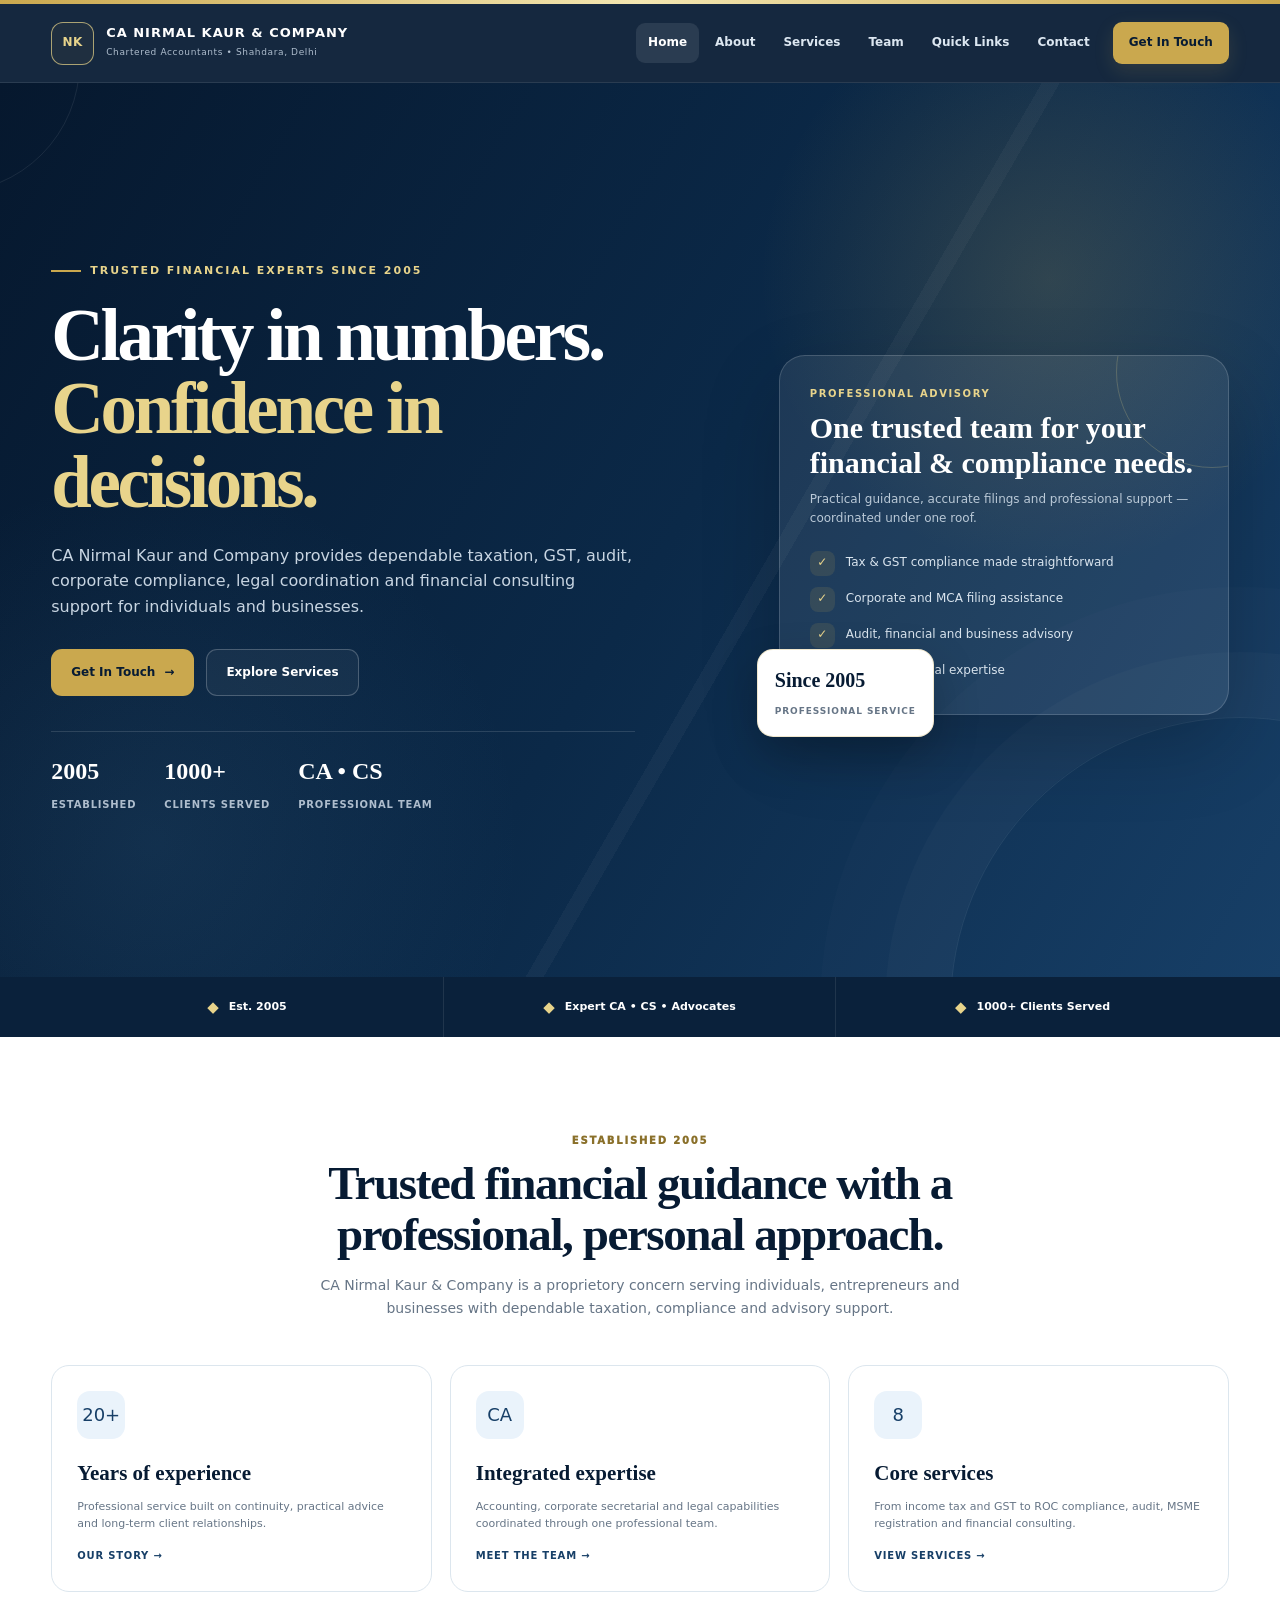
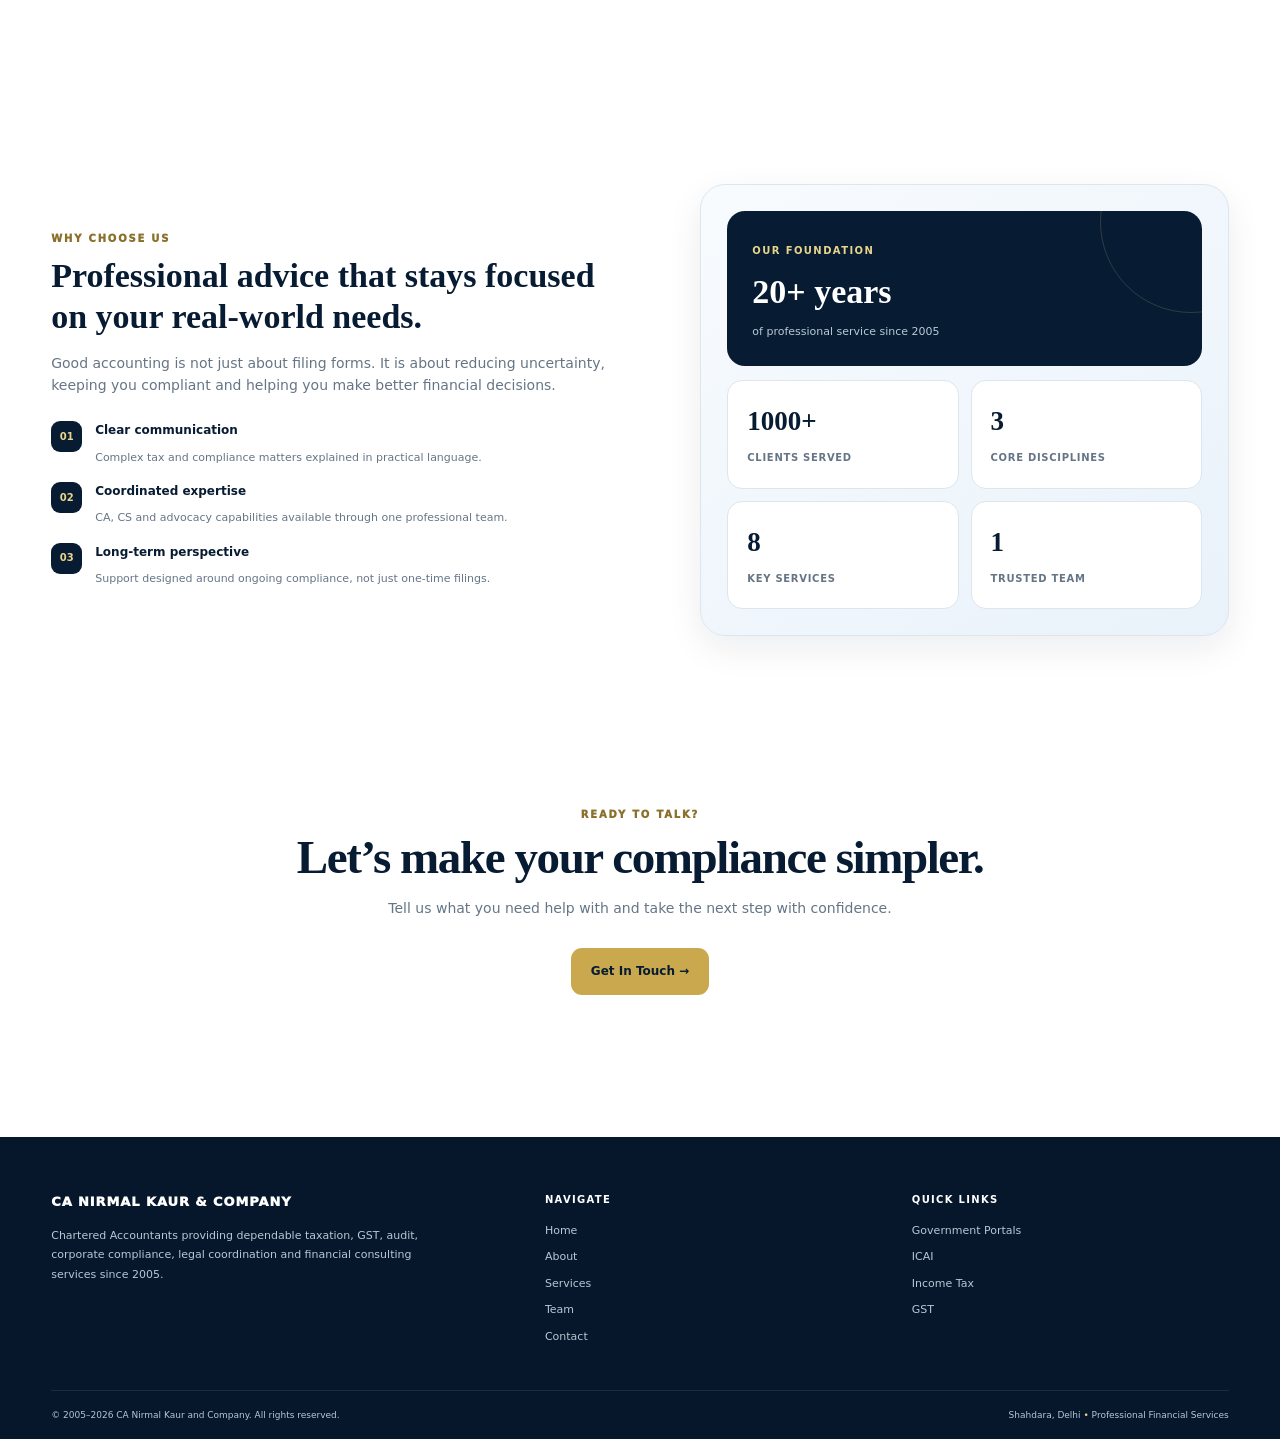
<file: index.html>
<!DOCTYPE html><html lang="en"><head><meta charset="UTF-8"><meta name="viewport" content="width=device-width, initial-scale=1.0"><meta name="description" content="CA Nirmal Kaur and Company — trusted chartered accountants in Shahdara, Delhi."><title>Home | CA Nirmal Kaur &amp; Company</title><link rel="stylesheet" href="styles.css"></head><body><div class="topline"></div><header class="navbar"><div class="container nav-inner"><a class="brand" href="index.html"><div class="brand-mark">NK</div><div><div class="brand-name">CA Nirmal Kaur &amp; Company</div><span class="brand-sub">Chartered Accountants • Shahdara, Delhi</span></div></a><button class="menu-btn" id="menuBtn" aria-label="Open navigation" aria-expanded="false">☰</button><nav class="nav-links" id="navLinks"><a href="index.html" class="active">Home</a><a href="about.html" class="">About</a><a href="services.html" class="">Services</a><a href="team.html" class="">Team</a><a href="quick-links.html" class="">Quick Links</a><a href="contact.html" class="">Contact</a><a href="contact.html" class="nav-cta">Get In Touch</a></nav></div></header><main><section class="hero">
  <div class="hero-orb orb1"></div><div class="hero-orb orb2"></div>
  <div class="container hero-inner">
    <div class="reveal">
      <div class="eyebrow">Trusted Financial Experts Since 2005</div>
      <h1>Clarity in numbers.<br><span>Confidence in decisions.</span></h1>
      <p class="hero-lead">CA Nirmal Kaur and Company provides dependable taxation, GST, audit, corporate compliance, legal coordination and financial consulting support for individuals and businesses.</p>
      <div class="hero-actions"><a class="btn btn-primary" href="#contact">Get In Touch <span>→</span></a><a class="btn btn-ghost" href="#services">Explore Services</a></div>
      <div class="hero-mini-stats"><div class="mini-stat"><strong>2005</strong><span>Established</span></div><div class="mini-stat"><strong>1000+</strong><span>Clients Served</span></div><div class="mini-stat"><strong>CA • CS</strong><span>Professional Team</span></div></div>
    </div>
    <div class="hero-card reveal">
      <div class="hero-card-main">
        <div class="card-kicker">Professional advisory</div>
        <h2>One trusted team for your financial &amp; compliance needs.</h2>
        <p>Practical guidance, accurate filings and professional support — coordinated under one roof.</p>
        <div class="hero-points">
          <div class="hero-point"><span class="point-icon">✓</span><span>Tax &amp; GST compliance made straightforward</span></div>
          <div class="hero-point"><span class="point-icon">✓</span><span>Corporate and MCA filing assistance</span></div>
          <div class="hero-point"><span class="point-icon">✓</span><span>Audit, financial and business advisory</span></div>
          <div class="hero-point"><span class="point-icon">✓</span><span>CA, CS and legal expertise</span></div>
        </div>
      </div>
      <div class="floating-badge"><strong>Since 2005</strong><span>Professional service</span></div>
    </div>
  </div>
</section><div class="trust"><div class="container trust-grid"><div class="trust-item"><span class="trust-icon">◆</span> Est. 2005</div><div class="trust-item"><span class="trust-icon">◆</span> Expert CA • CS • Advocates</div><div class="trust-item"><span class="trust-icon">◆</span> 1000+ Clients Served</div></div></div><section class="about"><div class="container"><div class="section-head reveal"><div class="kicker">Established 2005</div><h2>Trusted financial guidance with a professional, personal approach.</h2><p>CA Nirmal Kaur &amp; Company is a proprietory concern serving individuals, entrepreneurs and businesses with dependable taxation, compliance and advisory support.</p></div><div class="home-cards"><article class="home-card reveal"><div class="service-icon">20+</div><h3>Years of experience</h3><p>Professional service built on continuity, practical advice and long-term client relationships.</p><a class="inline-link" href="about.html">Our Story →</a></article><article class="home-card reveal"><div class="service-icon">CA</div><h3>Integrated expertise</h3><p>Accounting, corporate secretarial and legal capabilities coordinated through one professional team.</p><a class="inline-link" href="team.html">Meet The Team →</a></article><article class="home-card reveal"><div class="service-icon">8</div><h3>Core services</h3><p>From income tax and GST to ROC compliance, audit, MSME registration and financial consulting.</p><a class="inline-link" href="services.html">View Services →</a></article></div></div></section><section class="why"><div class="container"><div class="why-grid">
  <div class="why-copy reveal"><div class="kicker">Why Choose Us</div><h3>Professional advice that stays focused on your real-world needs.</h3><p>Good accounting is not just about filing forms. It is about reducing uncertainty, keeping you compliant and helping you make better financial decisions.</p><div class="why-list"><div class="why-item"><div class="why-number">01</div><div><strong>Clear communication</strong><span>Complex tax and compliance matters explained in practical language.</span></div></div><div class="why-item"><div class="why-number">02</div><div><strong>Coordinated expertise</strong><span>CA, CS and advocacy capabilities available through one professional team.</span></div></div><div class="why-item"><div class="why-number">03</div><div><strong>Long-term perspective</strong><span>Support designed around ongoing compliance, not just one-time filings.</span></div></div></div></div>
  <div class="stats-panel reveal"><div class="stats-top"><span>Our foundation</span><strong>20+ years</strong><p>of professional service since 2005</p></div><div class="stats-grid"><div class="stat"><strong>1000+</strong><span>Clients served</span></div><div class="stat"><strong>3</strong><span>Core disciplines</span></div><div class="stat"><strong>8</strong><span>Key services</span></div><div class="stat"><strong>1</strong><span>Trusted team</span></div></div></div>
</div></div></section><section style="padding-top:75px;background:#fff"><div class="container"><div class="section-head reveal"><div class="kicker">Ready To Talk?</div><h2>Let’s make your compliance simpler.</h2><p>Tell us what you need help with and take the next step with confidence.</p><div class="page-cta"><a class="btn btn-primary" href="contact.html">Get In Touch →</a></div></div></div></section></main><footer><div class="container footer-main"><div><div class="footer-brand">CA NIRMAL KAUR &amp; COMPANY</div><p>Chartered Accountants providing dependable taxation, GST, audit, corporate compliance, legal coordination and financial consulting services since 2005.</p></div><div class="footer-col"><h4>Navigate</h4><a href="index.html">Home</a><a href="about.html">About</a><a href="services.html">Services</a><a href="team.html">Team</a><a href="contact.html">Contact</a></div><div class="footer-col"><h4>Quick Links</h4><a href="quick-links.html">Government Portals</a><a href="https://www.icai.org" target="_blank">ICAI</a><a href="https://www.incometax.gov.in" target="_blank">Income Tax</a><a href="https://www.gst.gov.in" target="_blank">GST</a></div></div><div class="container footer-bottom"><span>© 2005–2026 CA Nirmal Kaur and Company. All rights reserved.</span><span>Shahdara, Delhi <span class="gold">•</span> Professional Financial Services</span></div></footer><script>const m=document.getElementById('menuBtn'),n=document.getElementById('navLinks');if(m){m.onclick=()=>{n.classList.toggle('open');m.setAttribute('aria-expanded',n.classList.contains('open'))};n.querySelectorAll('a').forEach(a=>a.onclick=()=>n.classList.remove('open'))}const ro=new IntersectionObserver(es=>es.forEach(e=>{if(e.isIntersecting){e.target.classList.add('show');ro.unobserve(e.target)}}),{threshold:.12});document.querySelectorAll('.reveal').forEach(e=>ro.observe(e));const f=document.getElementById('contactForm');if(f)f.onsubmit=e=>{e.preventDefault();const s=document.getElementById('success');s.style.display='inline';f.reset();setTimeout(()=>s.style.display='none',5000)};</script></body></html>
</file>
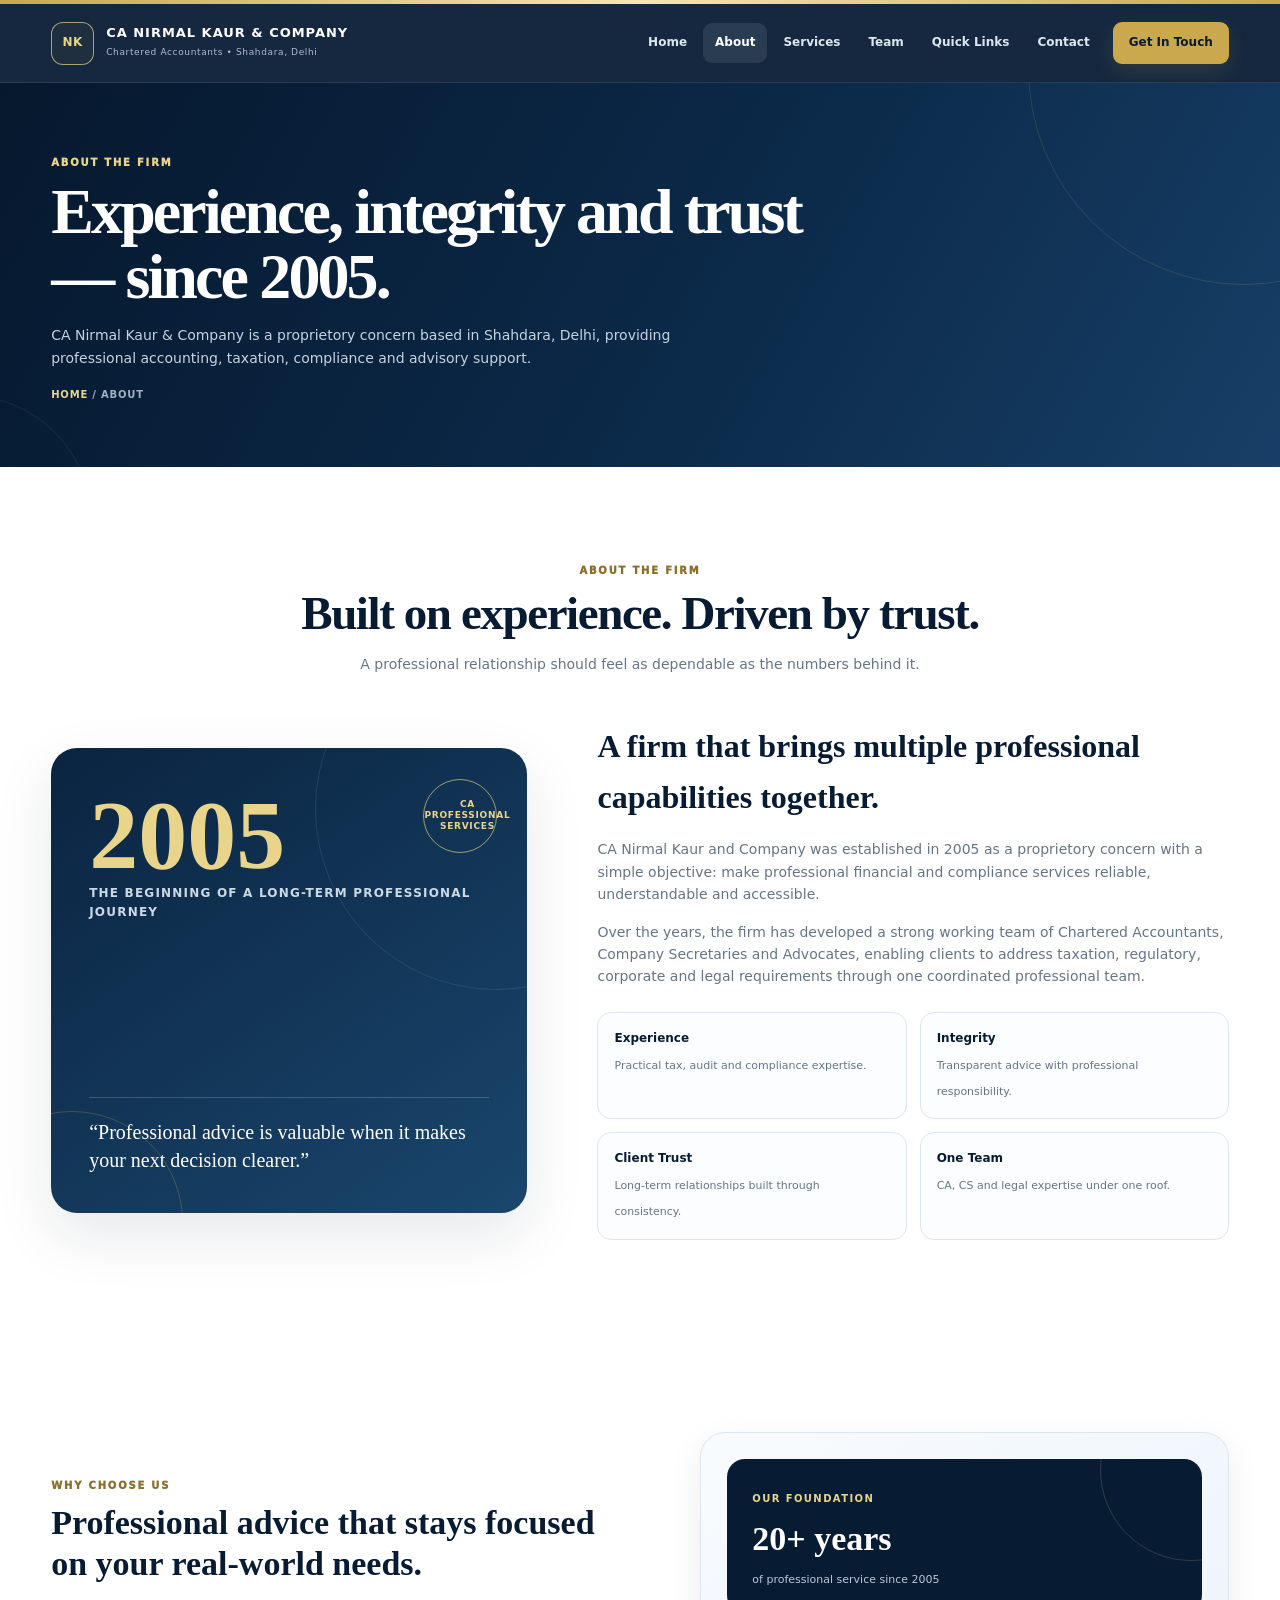
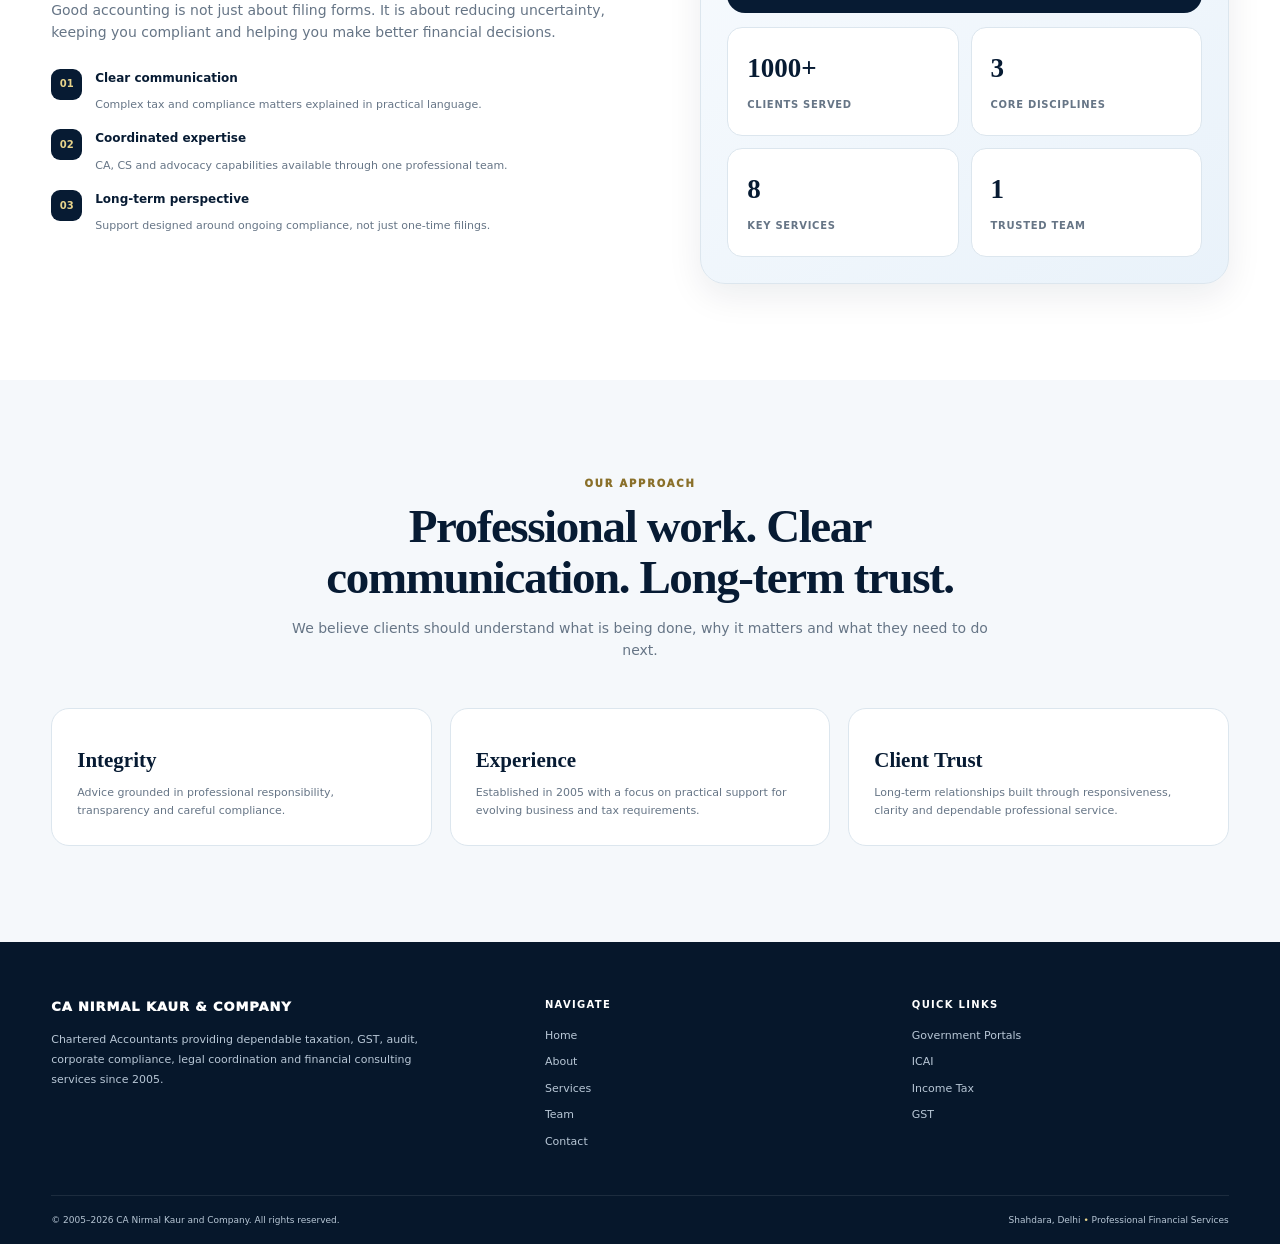
<file: about.html>
<!DOCTYPE html><html lang="en"><head><meta charset="UTF-8"><meta name="viewport" content="width=device-width, initial-scale=1.0"><meta name="description" content="CA Nirmal Kaur and Company — trusted chartered accountants in Shahdara, Delhi."><title>About | CA Nirmal Kaur &amp; Company</title><link rel="stylesheet" href="styles.css"></head><body><div class="topline"></div><header class="navbar"><div class="container nav-inner"><a class="brand" href="index.html"><div class="brand-mark">NK</div><div><div class="brand-name">CA Nirmal Kaur &amp; Company</div><span class="brand-sub">Chartered Accountants • Shahdara, Delhi</span></div></a><button class="menu-btn" id="menuBtn" aria-label="Open navigation" aria-expanded="false">☰</button><nav class="nav-links" id="navLinks"><a href="index.html" class="">Home</a><a href="about.html" class="active">About</a><a href="services.html" class="">Services</a><a href="team.html" class="">Team</a><a href="quick-links.html" class="">Quick Links</a><a href="contact.html" class="">Contact</a><a href="contact.html" class="nav-cta">Get In Touch</a></nav></div></header><main><section class="page-banner"><div class="container"><div class="kicker">About The Firm</div><h1>Experience, integrity and trust — since 2005.</h1><p>CA Nirmal Kaur &amp; Company is a proprietory concern based in Shahdara, Delhi, providing professional accounting, taxation, compliance and advisory support.</p><div class="crumb"><a href="index.html">Home</a> / About</div></div></section><section class="about"><div class="container">
  <div class="section-head reveal"><div class="kicker">About The Firm</div><h2>Built on experience. Driven by trust.</h2><p>A professional relationship should feel as dependable as the numbers behind it.</p></div>
  <div class="about-grid">
    <div class="about-visual reveal"><div class="year">2005</div><div class="since">The beginning of a long-term professional journey</div><div class="about-seal">CA<br>Professional<br>Services</div><div class="about-quote">“Professional advice is valuable when it makes your next decision clearer.”</div></div>
    <div class="about-copy reveal"><h3>A firm that brings multiple professional capabilities together.</h3><p>CA Nirmal Kaur and Company was established in 2005 as a proprietory concern with a simple objective: make professional financial and compliance services reliable, understandable and accessible.</p><p>Over the years, the firm has developed a strong working team of Chartered Accountants, Company Secretaries and Advocates, enabling clients to address taxation, regulatory, corporate and legal requirements through one coordinated professional team.</p><div class="feature-list"><div class="feature"><strong>Experience</strong><span>Practical tax, audit and compliance expertise.</span></div><div class="feature"><strong>Integrity</strong><span>Transparent advice with professional responsibility.</span></div><div class="feature"><strong>Client Trust</strong><span>Long-term relationships built through consistency.</span></div><div class="feature"><strong>One Team</strong><span>CA, CS and legal expertise under one roof.</span></div></div></div>
  </div>
</div></section><section class="why"><div class="container"><div class="why-grid">
  <div class="why-copy reveal"><div class="kicker">Why Choose Us</div><h3>Professional advice that stays focused on your real-world needs.</h3><p>Good accounting is not just about filing forms. It is about reducing uncertainty, keeping you compliant and helping you make better financial decisions.</p><div class="why-list"><div class="why-item"><div class="why-number">01</div><div><strong>Clear communication</strong><span>Complex tax and compliance matters explained in practical language.</span></div></div><div class="why-item"><div class="why-number">02</div><div><strong>Coordinated expertise</strong><span>CA, CS and advocacy capabilities available through one professional team.</span></div></div><div class="why-item"><div class="why-number">03</div><div><strong>Long-term perspective</strong><span>Support designed around ongoing compliance, not just one-time filings.</span></div></div></div></div>
  <div class="stats-panel reveal"><div class="stats-top"><span>Our foundation</span><strong>20+ years</strong><p>of professional service since 2005</p></div><div class="stats-grid"><div class="stat"><strong>1000+</strong><span>Clients served</span></div><div class="stat"><strong>3</strong><span>Core disciplines</span></div><div class="stat"><strong>8</strong><span>Key services</span></div><div class="stat"><strong>1</strong><span>Trusted team</span></div></div></div>
</div></div></section><section style="background:var(--bg)"><div class="container"><div class="section-head reveal"><div class="kicker">Our Approach</div><h2>Professional work. Clear communication. Long-term trust.</h2><p>We believe clients should understand what is being done, why it matters and what they need to do next.</p></div><div class="home-cards"><article class="home-card reveal"><h3>Integrity</h3><p>Advice grounded in professional responsibility, transparency and careful compliance.</p></article><article class="home-card reveal"><h3>Experience</h3><p>Established in 2005 with a focus on practical support for evolving business and tax requirements.</p></article><article class="home-card reveal"><h3>Client Trust</h3><p>Long-term relationships built through responsiveness, clarity and dependable professional service.</p></article></div></div></section></main><footer><div class="container footer-main"><div><div class="footer-brand">CA NIRMAL KAUR &amp; COMPANY</div><p>Chartered Accountants providing dependable taxation, GST, audit, corporate compliance, legal coordination and financial consulting services since 2005.</p></div><div class="footer-col"><h4>Navigate</h4><a href="index.html">Home</a><a href="about.html">About</a><a href="services.html">Services</a><a href="team.html">Team</a><a href="contact.html">Contact</a></div><div class="footer-col"><h4>Quick Links</h4><a href="quick-links.html">Government Portals</a><a href="https://www.icai.org" target="_blank">ICAI</a><a href="https://www.incometax.gov.in" target="_blank">Income Tax</a><a href="https://www.gst.gov.in" target="_blank">GST</a></div></div><div class="container footer-bottom"><span>© 2005–2026 CA Nirmal Kaur and Company. All rights reserved.</span><span>Shahdara, Delhi <span class="gold">•</span> Professional Financial Services</span></div></footer><script>const m=document.getElementById('menuBtn'),n=document.getElementById('navLinks');if(m){m.onclick=()=>{n.classList.toggle('open');m.setAttribute('aria-expanded',n.classList.contains('open'))};n.querySelectorAll('a').forEach(a=>a.onclick=()=>n.classList.remove('open'))}const ro=new IntersectionObserver(es=>es.forEach(e=>{if(e.isIntersecting){e.target.classList.add('show');ro.unobserve(e.target)}}),{threshold:.12});document.querySelectorAll('.reveal').forEach(e=>ro.observe(e));const f=document.getElementById('contactForm');if(f)f.onsubmit=e=>{e.preventDefault();const s=document.getElementById('success');s.style.display='inline';f.reset();setTimeout(()=>s.style.display='none',5000)};</script></body></html>
</file>
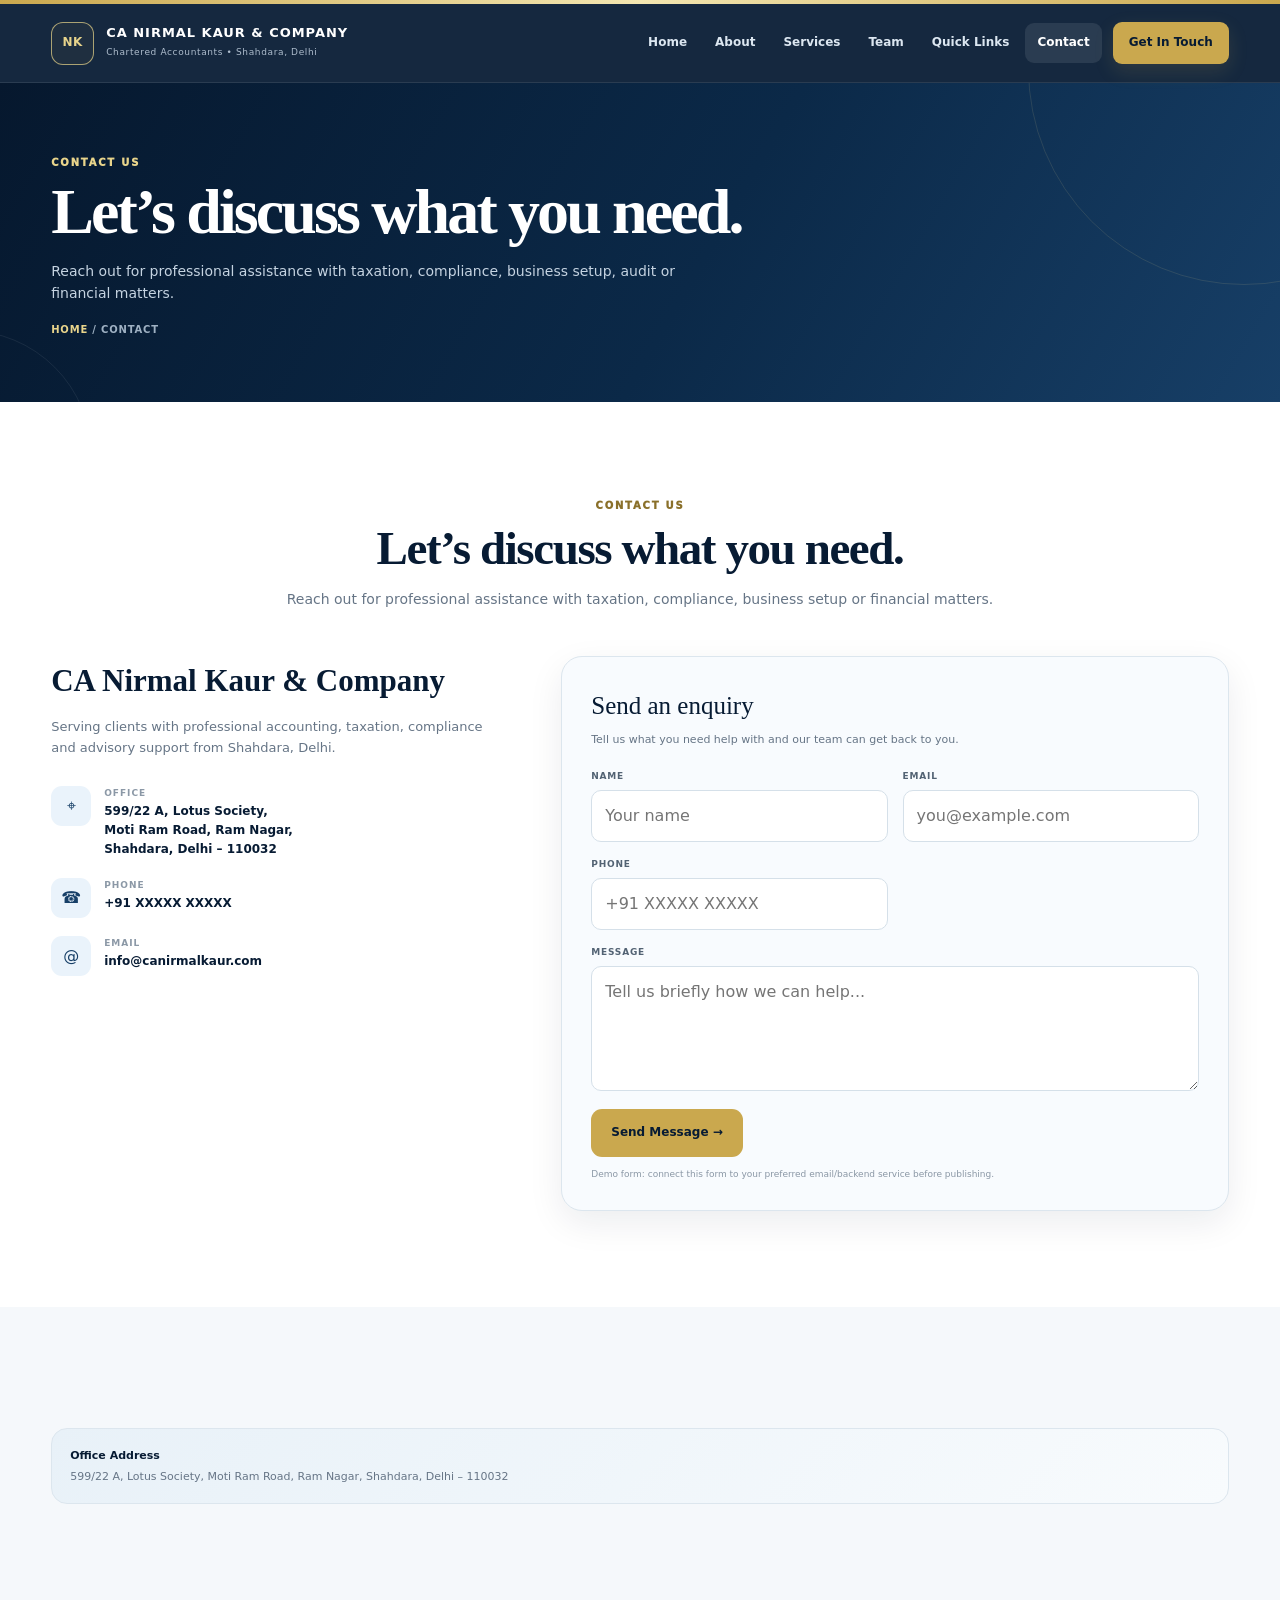
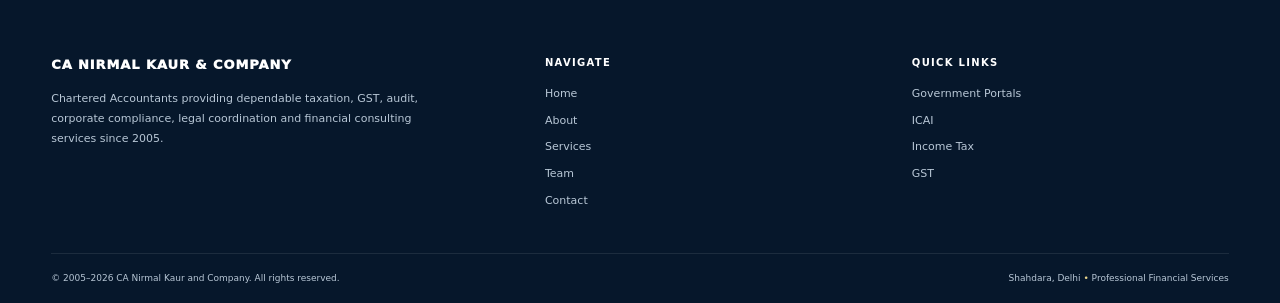
<file: contact.html>
<!DOCTYPE html><html lang="en"><head><meta charset="UTF-8"><meta name="viewport" content="width=device-width, initial-scale=1.0"><meta name="description" content="CA Nirmal Kaur and Company — trusted chartered accountants in Shahdara, Delhi."><title>Contact | CA Nirmal Kaur &amp; Company</title><link rel="stylesheet" href="styles.css"></head><body><div class="topline"></div><header class="navbar"><div class="container nav-inner"><a class="brand" href="index.html"><div class="brand-mark">NK</div><div><div class="brand-name">CA Nirmal Kaur &amp; Company</div><span class="brand-sub">Chartered Accountants • Shahdara, Delhi</span></div></a><button class="menu-btn" id="menuBtn" aria-label="Open navigation" aria-expanded="false">☰</button><nav class="nav-links" id="navLinks"><a href="index.html" class="">Home</a><a href="about.html" class="">About</a><a href="services.html" class="">Services</a><a href="team.html" class="">Team</a><a href="quick-links.html" class="">Quick Links</a><a href="contact.html" class="active">Contact</a><a href="contact.html" class="nav-cta">Get In Touch</a></nav></div></header><main><section class="page-banner"><div class="container"><div class="kicker">Contact Us</div><h1>Let’s discuss what you need.</h1><p>Reach out for professional assistance with taxation, compliance, business setup, audit or financial matters.</p><div class="crumb"><a href="index.html">Home</a> / Contact</div></div></section><section class="contact"><div class="container">
  <div class="section-head reveal"><div class="kicker">Contact Us</div><h2>Let’s discuss what you need.</h2><p>Reach out for professional assistance with taxation, compliance, business setup or financial matters.</p></div>
  <div class="contact-grid">
    <div class="contact-info reveal"><h3>CA Nirmal Kaur &amp; Company</h3><p>Serving clients with professional accounting, taxation, compliance and advisory support from Shahdara, Delhi.</p>
      <div class="contact-detail"><div class="detail-icon">⌖</div><div><div class="detail-label">Office</div><div class="detail-value">599/22 A, Lotus Society,<br>Moti Ram Road, Ram Nagar,<br>Shahdara, Delhi – 110032</div></div></div>
      <div class="contact-detail"><div class="detail-icon">☎</div><div><div class="detail-label">Phone</div><div class="detail-value">+91 XXXXX XXXXX</div></div></div>
      <div class="contact-detail"><div class="detail-icon">@</div><div><div class="detail-label">Email</div><div class="detail-value">info@canirmalkaur.com</div></div></div>
    </div>
    <form class="form reveal" id="contactForm"><div class="form-title">Send an enquiry</div><div class="form-sub">Tell us what you need help with and our team can get back to you.</div><div class="form-grid">
      <div class="field"><label for="name">Name</label><input id="name" name="name" required placeholder="Your name"></div>
      <div class="field"><label for="email">Email</label><input id="email" name="email" type="email" required placeholder="you@example.com"></div>
      <div class="field"><label for="phone">Phone</label><input id="phone" name="phone" placeholder="+91 XXXXX XXXXX"></div>
      <div class="field full"><label for="message">Message</label><textarea id="message" name="message" required placeholder="Tell us briefly how we can help..."></textarea></div>
    </div><div class="submit-row"><button class="btn btn-primary" type="submit">Send Message →</button><span class="success" id="success">Thank you. Your enquiry has been captured locally.</span></div><div class="form-note">Demo form: connect this form to your preferred email/backend service before publishing.</div></form>
  </div>
</div></section><section style="background:var(--bg)"><div class="container"><div class="contact-map reveal"><strong>Office Address</strong>599/22 A, Lotus Society, Moti Ram Road, Ram Nagar, Shahdara, Delhi – 110032</div></div></section></main><footer><div class="container footer-main"><div><div class="footer-brand">CA NIRMAL KAUR &amp; COMPANY</div><p>Chartered Accountants providing dependable taxation, GST, audit, corporate compliance, legal coordination and financial consulting services since 2005.</p></div><div class="footer-col"><h4>Navigate</h4><a href="index.html">Home</a><a href="about.html">About</a><a href="services.html">Services</a><a href="team.html">Team</a><a href="contact.html">Contact</a></div><div class="footer-col"><h4>Quick Links</h4><a href="quick-links.html">Government Portals</a><a href="https://www.icai.org" target="_blank">ICAI</a><a href="https://www.incometax.gov.in" target="_blank">Income Tax</a><a href="https://www.gst.gov.in" target="_blank">GST</a></div></div><div class="container footer-bottom"><span>© 2005–2026 CA Nirmal Kaur and Company. All rights reserved.</span><span>Shahdara, Delhi <span class="gold">•</span> Professional Financial Services</span></div></footer><script>const m=document.getElementById('menuBtn'),n=document.getElementById('navLinks');if(m){m.onclick=()=>{n.classList.toggle('open');m.setAttribute('aria-expanded',n.classList.contains('open'))};n.querySelectorAll('a').forEach(a=>a.onclick=()=>n.classList.remove('open'))}const ro=new IntersectionObserver(es=>es.forEach(e=>{if(e.isIntersecting){e.target.classList.add('show');ro.unobserve(e.target)}}),{threshold:.12});document.querySelectorAll('.reveal').forEach(e=>ro.observe(e));const f=document.getElementById('contactForm');if(f)f.onsubmit=e=>{e.preventDefault();const s=document.getElementById('success');s.style.display='inline';f.reset();setTimeout(()=>s.style.display='none',5000)};</script></body></html>
</file>
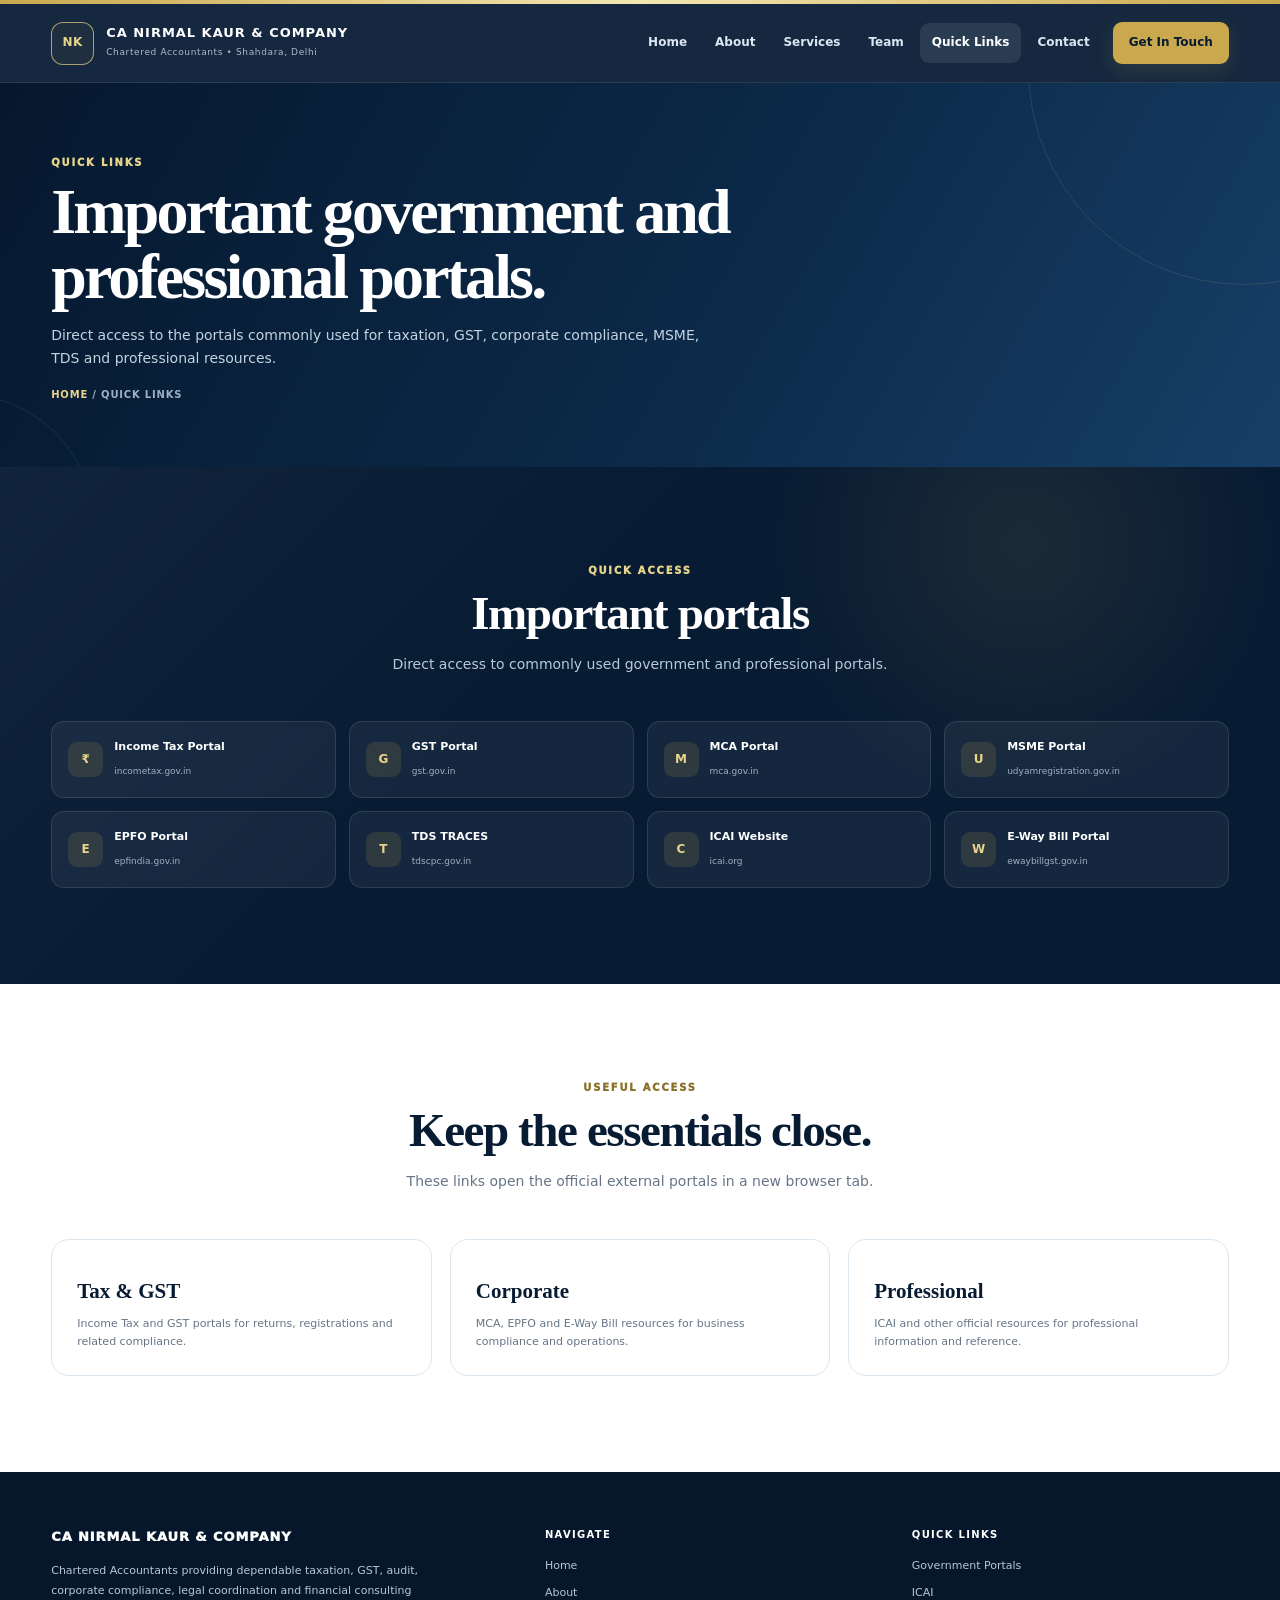
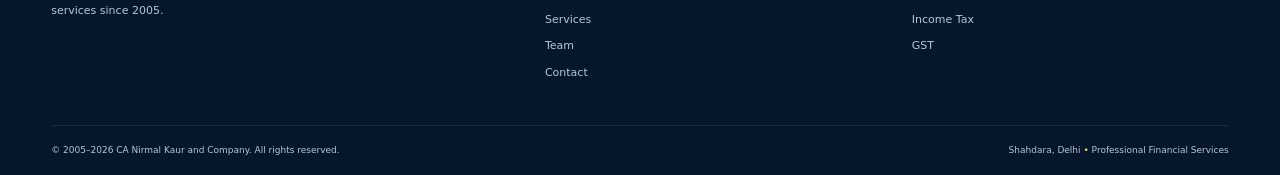
<file: quick-links.html>
<!DOCTYPE html><html lang="en"><head><meta charset="UTF-8"><meta name="viewport" content="width=device-width, initial-scale=1.0"><meta name="description" content="CA Nirmal Kaur and Company — trusted chartered accountants in Shahdara, Delhi."><title>Quick Links | CA Nirmal Kaur &amp; Company</title><link rel="stylesheet" href="styles.css"></head><body><div class="topline"></div><header class="navbar"><div class="container nav-inner"><a class="brand" href="index.html"><div class="brand-mark">NK</div><div><div class="brand-name">CA Nirmal Kaur &amp; Company</div><span class="brand-sub">Chartered Accountants • Shahdara, Delhi</span></div></a><button class="menu-btn" id="menuBtn" aria-label="Open navigation" aria-expanded="false">☰</button><nav class="nav-links" id="navLinks"><a href="index.html" class="">Home</a><a href="about.html" class="">About</a><a href="services.html" class="">Services</a><a href="team.html" class="">Team</a><a href="quick-links.html" class="active">Quick Links</a><a href="contact.html" class="">Contact</a><a href="contact.html" class="nav-cta">Get In Touch</a></nav></div></header><main><section class="page-banner"><div class="container"><div class="kicker">Quick Links</div><h1>Important government and professional portals.</h1><p>Direct access to the portals commonly used for taxation, GST, corporate compliance, MSME, TDS and professional resources.</p><div class="crumb"><a href="index.html">Home</a> / Quick Links</div></div></section><section class="portals"><div class="container">
  <div class="section-head reveal"><div class="kicker">Quick Access</div><h2>Important portals</h2><p>Direct access to commonly used government and professional portals.</p></div>
  <div class="portal-grid">
    <a class="portal reveal" href="https://www.incometax.gov.in" target="_blank" rel="noopener"><span class="portal-icon">₹</span><span class="portal-text"><strong>Income Tax Portal</strong><span>incometax.gov.in</span></span></a>
    <a class="portal reveal" href="https://www.gst.gov.in" target="_blank" rel="noopener"><span class="portal-icon">G</span><span class="portal-text"><strong>GST Portal</strong><span>gst.gov.in</span></span></a>
    <a class="portal reveal" href="https://www.mca.gov.in" target="_blank" rel="noopener"><span class="portal-icon">M</span><span class="portal-text"><strong>MCA Portal</strong><span>mca.gov.in</span></span></a>
    <a class="portal reveal" href="https://udyamregistration.gov.in" target="_blank" rel="noopener"><span class="portal-icon">U</span><span class="portal-text"><strong>MSME Portal</strong><span>udyamregistration.gov.in</span></span></a>
    <a class="portal reveal" href="https://www.epfindia.gov.in" target="_blank" rel="noopener"><span class="portal-icon">E</span><span class="portal-text"><strong>EPFO Portal</strong><span>epfindia.gov.in</span></span></a>
    <a class="portal reveal" href="https://www.tdscpc.gov.in" target="_blank" rel="noopener"><span class="portal-icon">T</span><span class="portal-text"><strong>TDS TRACES</strong><span>tdscpc.gov.in</span></span></a>
    <a class="portal reveal" href="https://www.icai.org" target="_blank" rel="noopener"><span class="portal-icon">C</span><span class="portal-text"><strong>ICAI Website</strong><span>icai.org</span></span></a>
    <a class="portal reveal" href="https://ewaybillgst.gov.in" target="_blank" rel="noopener"><span class="portal-icon">W</span><span class="portal-text"><strong>E-Way Bill Portal</strong><span>ewaybillgst.gov.in</span></span></a>
  </div>
</div></section><section style="background:#fff"><div class="container"><div class="section-head reveal"><div class="kicker">Useful Access</div><h2>Keep the essentials close.</h2><p>These links open the official external portals in a new browser tab.</p></div><div class="home-cards"><article class="home-card reveal"><h3>Tax &amp; GST</h3><p>Income Tax and GST portals for returns, registrations and related compliance.</p></article><article class="home-card reveal"><h3>Corporate</h3><p>MCA, EPFO and E-Way Bill resources for business compliance and operations.</p></article><article class="home-card reveal"><h3>Professional</h3><p>ICAI and other official resources for professional information and reference.</p></article></div></div></section></main><footer><div class="container footer-main"><div><div class="footer-brand">CA NIRMAL KAUR &amp; COMPANY</div><p>Chartered Accountants providing dependable taxation, GST, audit, corporate compliance, legal coordination and financial consulting services since 2005.</p></div><div class="footer-col"><h4>Navigate</h4><a href="index.html">Home</a><a href="about.html">About</a><a href="services.html">Services</a><a href="team.html">Team</a><a href="contact.html">Contact</a></div><div class="footer-col"><h4>Quick Links</h4><a href="quick-links.html">Government Portals</a><a href="https://www.icai.org" target="_blank">ICAI</a><a href="https://www.incometax.gov.in" target="_blank">Income Tax</a><a href="https://www.gst.gov.in" target="_blank">GST</a></div></div><div class="container footer-bottom"><span>© 2005–2026 CA Nirmal Kaur and Company. All rights reserved.</span><span>Shahdara, Delhi <span class="gold">•</span> Professional Financial Services</span></div></footer><script>const m=document.getElementById('menuBtn'),n=document.getElementById('navLinks');if(m){m.onclick=()=>{n.classList.toggle('open');m.setAttribute('aria-expanded',n.classList.contains('open'))};n.querySelectorAll('a').forEach(a=>a.onclick=()=>n.classList.remove('open'))}const ro=new IntersectionObserver(es=>es.forEach(e=>{if(e.isIntersecting){e.target.classList.add('show');ro.unobserve(e.target)}}),{threshold:.12});document.querySelectorAll('.reveal').forEach(e=>ro.observe(e));const f=document.getElementById('contactForm');if(f)f.onsubmit=e=>{e.preventDefault();const s=document.getElementById('success');s.style.display='inline';f.reset();setTimeout(()=>s.style.display='none',5000)};</script></body></html>
</file>
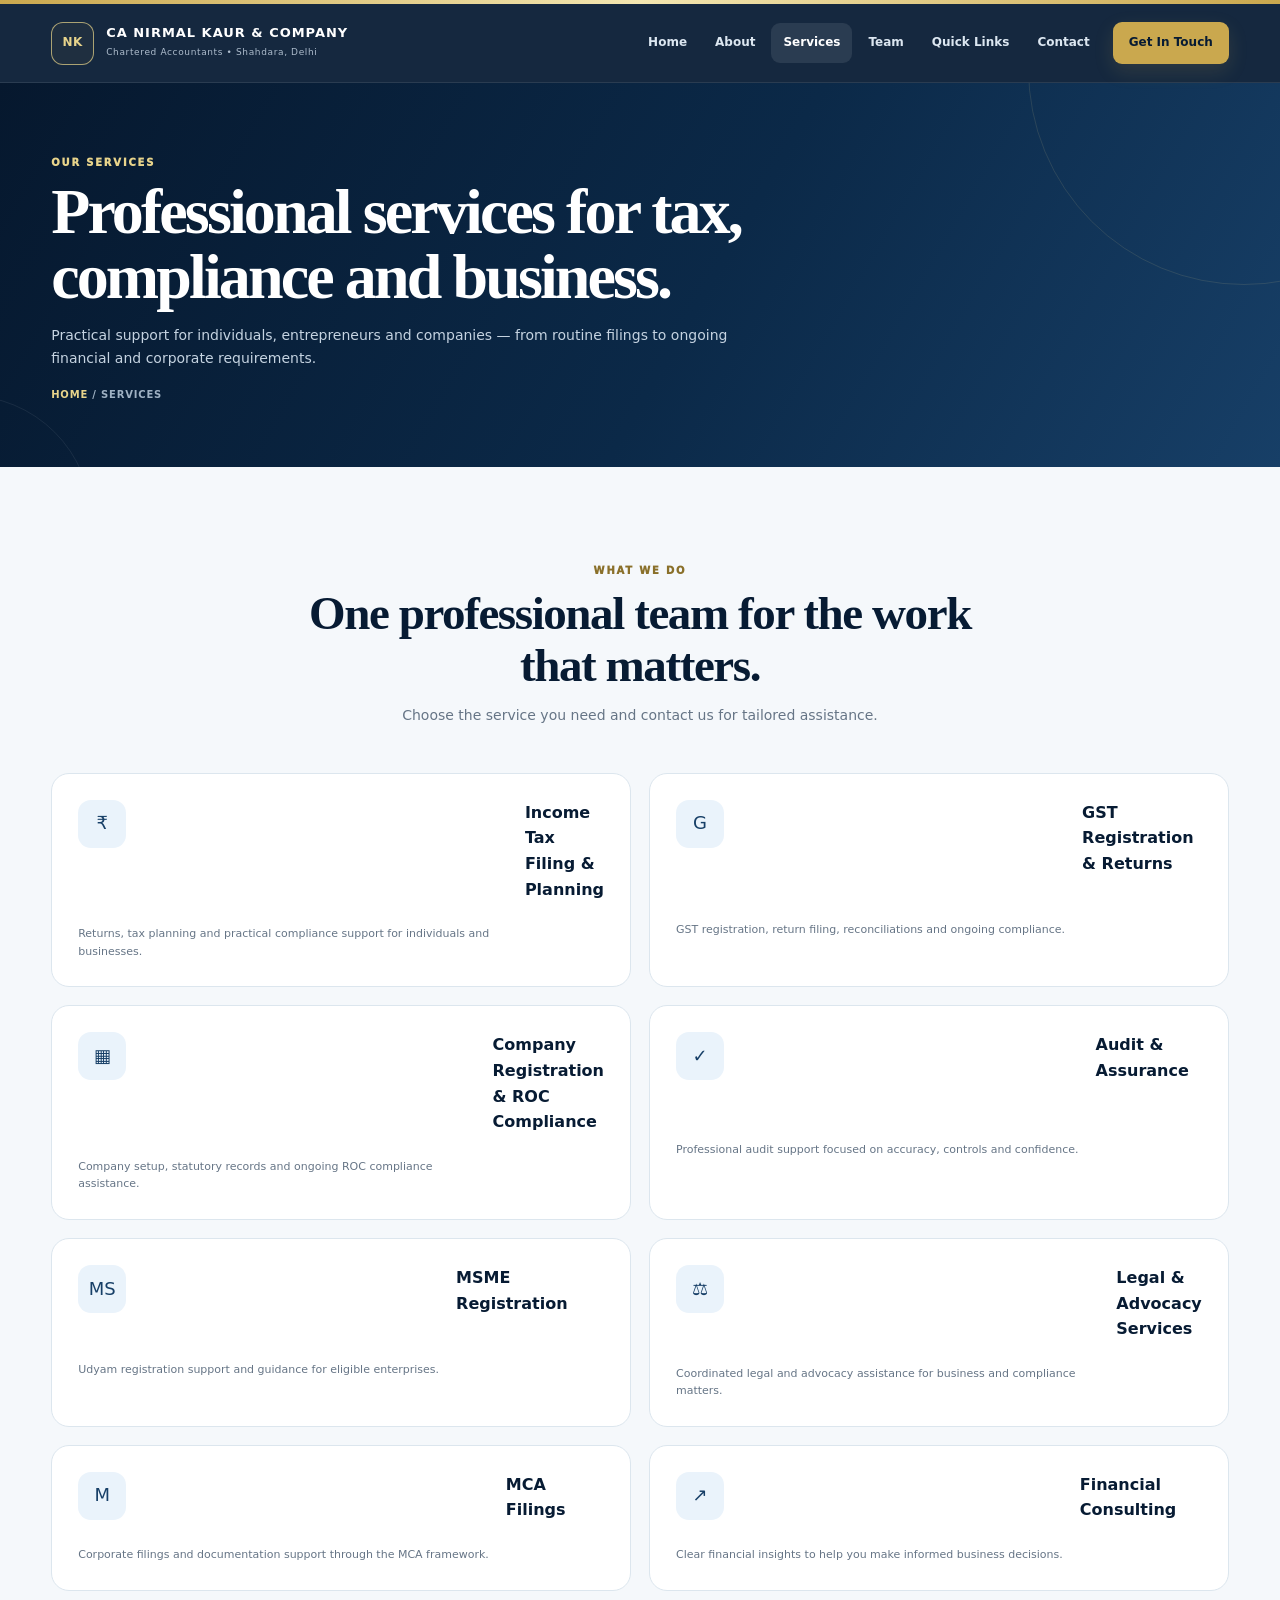
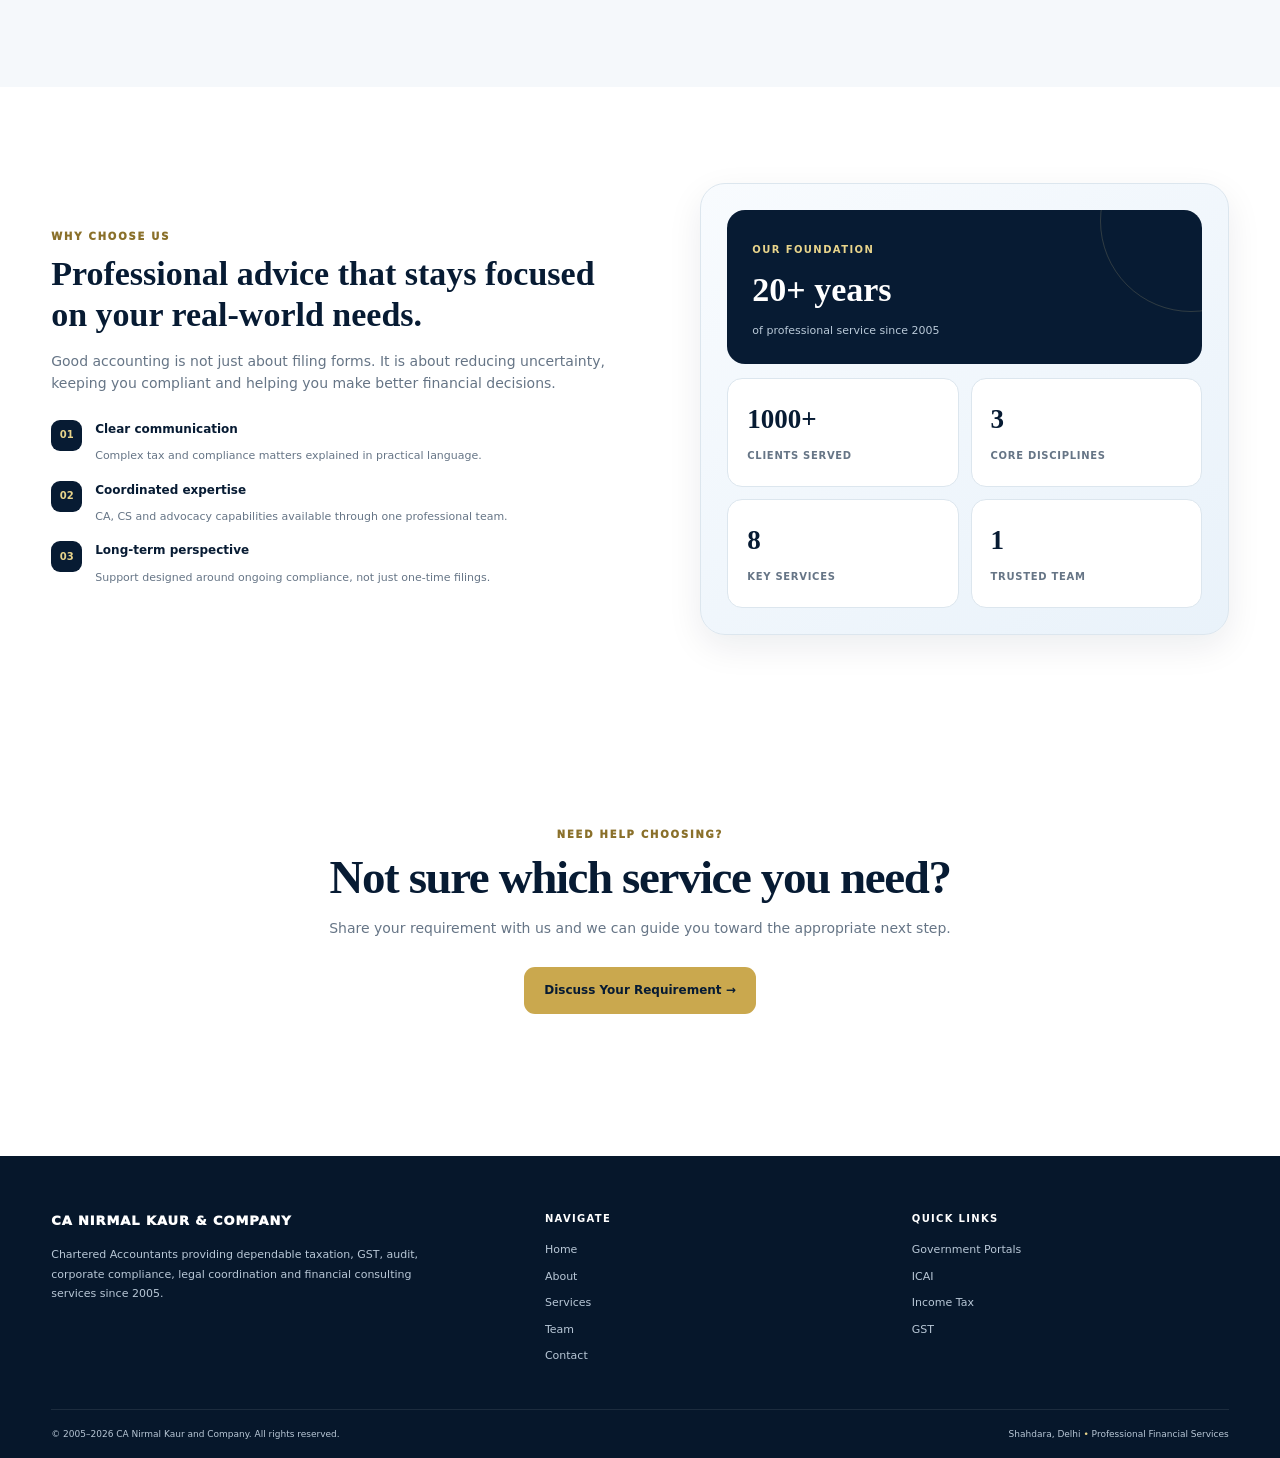
<file: services.html>
<!DOCTYPE html><html lang="en"><head><meta charset="UTF-8"><meta name="viewport" content="width=device-width, initial-scale=1.0"><meta name="description" content="CA Nirmal Kaur and Company — trusted chartered accountants in Shahdara, Delhi."><title>Services | CA Nirmal Kaur &amp; Company</title><link rel="stylesheet" href="styles.css"></head><body><div class="topline"></div><header class="navbar"><div class="container nav-inner"><a class="brand" href="index.html"><div class="brand-mark">NK</div><div><div class="brand-name">CA Nirmal Kaur &amp; Company</div><span class="brand-sub">Chartered Accountants • Shahdara, Delhi</span></div></a><button class="menu-btn" id="menuBtn" aria-label="Open navigation" aria-expanded="false">☰</button><nav class="nav-links" id="navLinks"><a href="index.html" class="">Home</a><a href="about.html" class="">About</a><a href="services.html" class="active">Services</a><a href="team.html" class="">Team</a><a href="quick-links.html" class="">Quick Links</a><a href="contact.html" class="">Contact</a><a href="contact.html" class="nav-cta">Get In Touch</a></nav></div></header><main><section class="page-banner"><div class="container"><div class="kicker">Our Services</div><h1>Professional services for tax, compliance and business.</h1><p>Practical support for individuals, entrepreneurs and companies — from routine filings to ongoing financial and corporate requirements.</p><div class="crumb"><a href="index.html">Home</a> / Services</div></div></section><section class="services"><div class="container"><div class="section-head reveal"><div class="kicker">What We Do</div><h2>One professional team for the work that matters.</h2><p>Choose the service you need and contact us for tailored assistance.</p></div><div class="service-detail-grid"><article class="service-detail reveal"><div class="service-icon">₹</div><h3>Income Tax Filing &amp; Planning</h3><p>Returns, tax planning and practical compliance support for individuals and businesses.</p></article><article class="service-detail reveal"><div class="service-icon">G</div><h3>GST Registration &amp; Returns</h3><p>GST registration, return filing, reconciliations and ongoing compliance.</p></article><article class="service-detail reveal"><div class="service-icon">▦</div><h3>Company Registration &amp; ROC Compliance</h3><p>Company setup, statutory records and ongoing ROC compliance assistance.</p></article><article class="service-detail reveal"><div class="service-icon">✓</div><h3>Audit &amp; Assurance</h3><p>Professional audit support focused on accuracy, controls and confidence.</p></article><article class="service-detail reveal"><div class="service-icon">MS</div><h3>MSME Registration</h3><p>Udyam registration support and guidance for eligible enterprises.</p></article><article class="service-detail reveal"><div class="service-icon">⚖</div><h3>Legal &amp; Advocacy Services</h3><p>Coordinated legal and advocacy assistance for business and compliance matters.</p></article><article class="service-detail reveal"><div class="service-icon">M</div><h3>MCA Filings</h3><p>Corporate filings and documentation support through the MCA framework.</p></article><article class="service-detail reveal"><div class="service-icon">↗</div><h3>Financial Consulting</h3><p>Clear financial insights to help you make informed business decisions.</p></article></div></div></section><section class="why"><div class="container"><div class="why-grid">
  <div class="why-copy reveal"><div class="kicker">Why Choose Us</div><h3>Professional advice that stays focused on your real-world needs.</h3><p>Good accounting is not just about filing forms. It is about reducing uncertainty, keeping you compliant and helping you make better financial decisions.</p><div class="why-list"><div class="why-item"><div class="why-number">01</div><div><strong>Clear communication</strong><span>Complex tax and compliance matters explained in practical language.</span></div></div><div class="why-item"><div class="why-number">02</div><div><strong>Coordinated expertise</strong><span>CA, CS and advocacy capabilities available through one professional team.</span></div></div><div class="why-item"><div class="why-number">03</div><div><strong>Long-term perspective</strong><span>Support designed around ongoing compliance, not just one-time filings.</span></div></div></div></div>
  <div class="stats-panel reveal"><div class="stats-top"><span>Our foundation</span><strong>20+ years</strong><p>of professional service since 2005</p></div><div class="stats-grid"><div class="stat"><strong>1000+</strong><span>Clients served</span></div><div class="stat"><strong>3</strong><span>Core disciplines</span></div><div class="stat"><strong>8</strong><span>Key services</span></div><div class="stat"><strong>1</strong><span>Trusted team</span></div></div></div>
</div></div></section><section style="background:#fff"><div class="container"><div class="section-head reveal"><div class="kicker">Need Help Choosing?</div><h2>Not sure which service you need?</h2><p>Share your requirement with us and we can guide you toward the appropriate next step.</p><div class="page-cta"><a class="btn btn-primary" href="contact.html">Discuss Your Requirement →</a></div></div></div></section></main><footer><div class="container footer-main"><div><div class="footer-brand">CA NIRMAL KAUR &amp; COMPANY</div><p>Chartered Accountants providing dependable taxation, GST, audit, corporate compliance, legal coordination and financial consulting services since 2005.</p></div><div class="footer-col"><h4>Navigate</h4><a href="index.html">Home</a><a href="about.html">About</a><a href="services.html">Services</a><a href="team.html">Team</a><a href="contact.html">Contact</a></div><div class="footer-col"><h4>Quick Links</h4><a href="quick-links.html">Government Portals</a><a href="https://www.icai.org" target="_blank">ICAI</a><a href="https://www.incometax.gov.in" target="_blank">Income Tax</a><a href="https://www.gst.gov.in" target="_blank">GST</a></div></div><div class="container footer-bottom"><span>© 2005–2026 CA Nirmal Kaur and Company. All rights reserved.</span><span>Shahdara, Delhi <span class="gold">•</span> Professional Financial Services</span></div></footer><script>const m=document.getElementById('menuBtn'),n=document.getElementById('navLinks');if(m){m.onclick=()=>{n.classList.toggle('open');m.setAttribute('aria-expanded',n.classList.contains('open'))};n.querySelectorAll('a').forEach(a=>a.onclick=()=>n.classList.remove('open'))}const ro=new IntersectionObserver(es=>es.forEach(e=>{if(e.isIntersecting){e.target.classList.add('show');ro.unobserve(e.target)}}),{threshold:.12});document.querySelectorAll('.reveal').forEach(e=>ro.observe(e));const f=document.getElementById('contactForm');if(f)f.onsubmit=e=>{e.preventDefault();const s=document.getElementById('success');s.style.display='inline';f.reset();setTimeout(()=>s.style.display='none',5000)};</script></body></html>
</file>
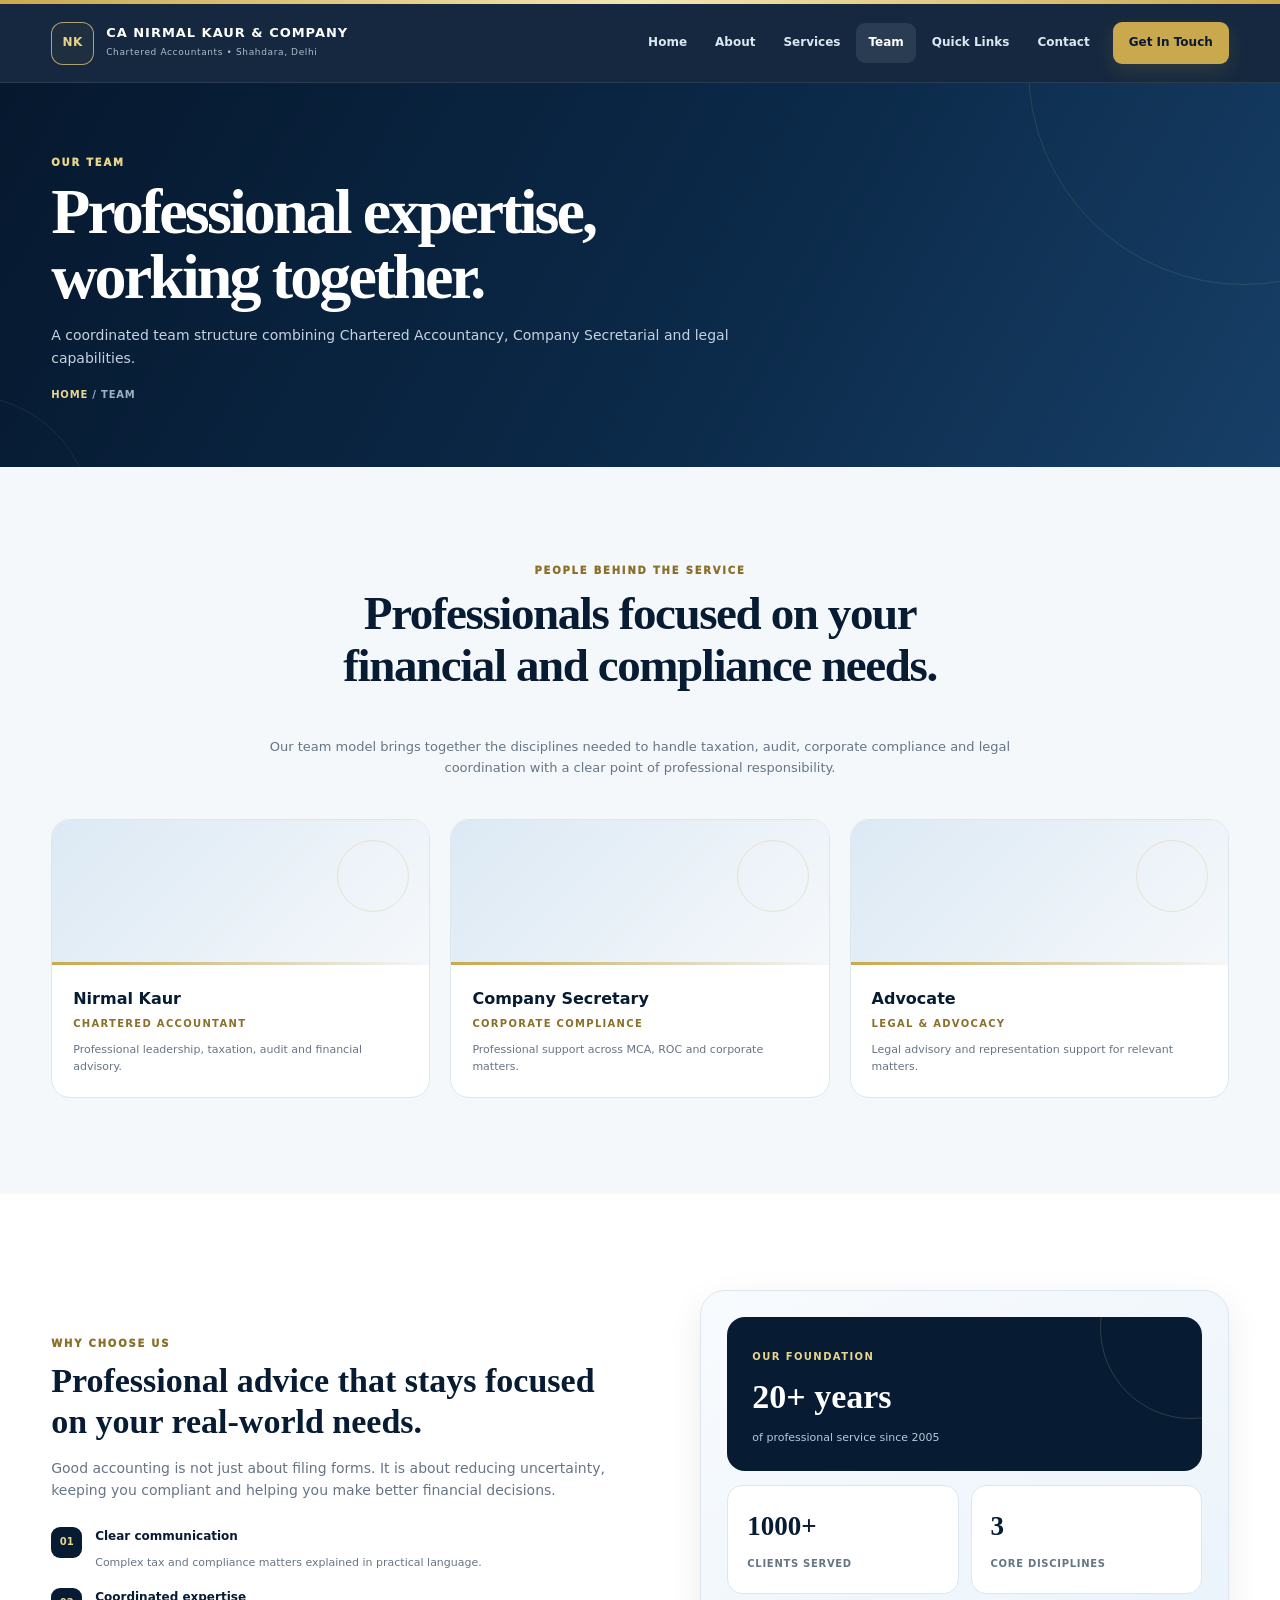
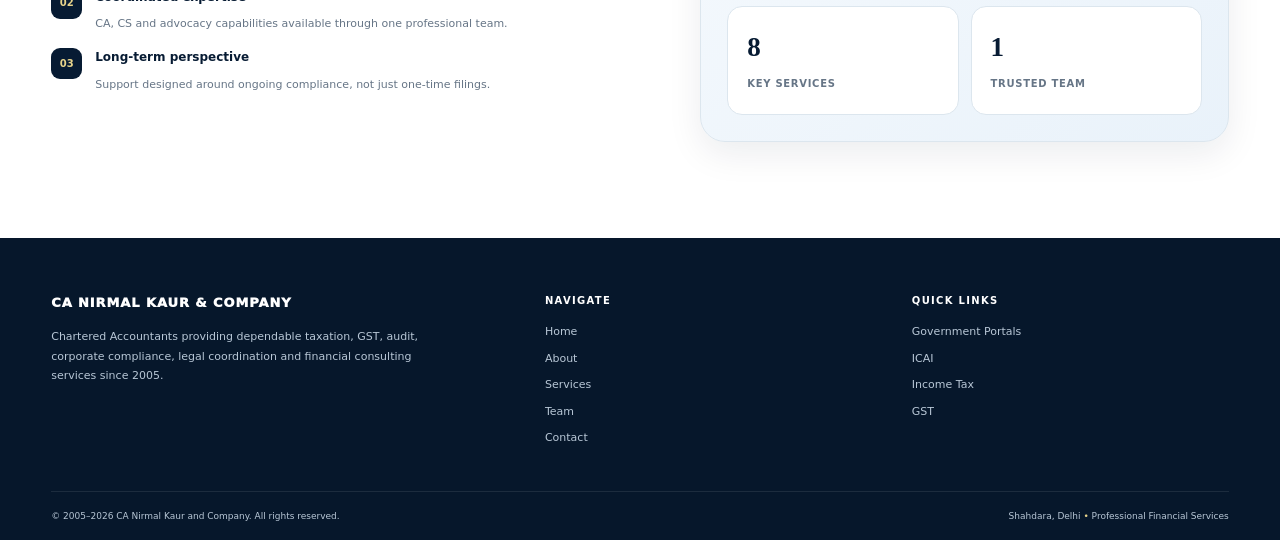
<file: team.html>
<!DOCTYPE html><html lang="en"><head><meta charset="UTF-8"><meta name="viewport" content="width=device-width, initial-scale=1.0"><meta name="description" content="CA Nirmal Kaur and Company — trusted chartered accountants in Shahdara, Delhi."><title>Team | CA Nirmal Kaur &amp; Company</title><link rel="stylesheet" href="styles.css"></head><body><div class="topline"></div><header class="navbar"><div class="container nav-inner"><a class="brand" href="index.html"><div class="brand-mark">NK</div><div><div class="brand-name">CA Nirmal Kaur &amp; Company</div><span class="brand-sub">Chartered Accountants • Shahdara, Delhi</span></div></a><button class="menu-btn" id="menuBtn" aria-label="Open navigation" aria-expanded="false">☰</button><nav class="nav-links" id="navLinks"><a href="index.html" class="">Home</a><a href="about.html" class="">About</a><a href="services.html" class="">Services</a><a href="team.html" class="active">Team</a><a href="quick-links.html" class="">Quick Links</a><a href="contact.html" class="">Contact</a><a href="contact.html" class="nav-cta">Get In Touch</a></nav></div></header><main><section class="page-banner"><div class="container"><div class="kicker">Our Team</div><h1>Professional expertise, working together.</h1><p>A coordinated team structure combining Chartered Accountancy, Company Secretarial and legal capabilities.</p><div class="crumb"><a href="index.html">Home</a> / Team</div></div></section><section class="team"><div class="container"><div class="section-head reveal"><div class="kicker">People Behind The Service</div><h2>Professionals focused on your financial and compliance needs.</h2></div><div class="team-intro reveal">Our team model brings together the disciplines needed to handle taxation, audit, corporate compliance and legal coordination with a clear point of professional responsibility.</div><div class="team-grid"><article class="person reveal"><div class="person-top"><div class="person-line"></div></div><div class="person-body"><h3>Nirmal Kaur</h3><div class="role">Chartered Accountant</div><p>Professional leadership, taxation, audit and financial advisory.</p></div></article><article class="person reveal"><div class="person-top"><div class="person-line"></div></div><div class="person-body"><h3>Company Secretary</h3><div class="role">Corporate Compliance</div><p>Professional support across MCA, ROC and corporate matters.</p></div></article><article class="person reveal"><div class="person-top"><div class="person-line"></div></div><div class="person-body"><h3>Advocate</h3><div class="role">Legal &amp; Advocacy</div><p>Legal advisory and representation support for relevant matters.</p></div></article></div></div></section><section class="why"><div class="container"><div class="why-grid">
  <div class="why-copy reveal"><div class="kicker">Why Choose Us</div><h3>Professional advice that stays focused on your real-world needs.</h3><p>Good accounting is not just about filing forms. It is about reducing uncertainty, keeping you compliant and helping you make better financial decisions.</p><div class="why-list"><div class="why-item"><div class="why-number">01</div><div><strong>Clear communication</strong><span>Complex tax and compliance matters explained in practical language.</span></div></div><div class="why-item"><div class="why-number">02</div><div><strong>Coordinated expertise</strong><span>CA, CS and advocacy capabilities available through one professional team.</span></div></div><div class="why-item"><div class="why-number">03</div><div><strong>Long-term perspective</strong><span>Support designed around ongoing compliance, not just one-time filings.</span></div></div></div></div>
  <div class="stats-panel reveal"><div class="stats-top"><span>Our foundation</span><strong>20+ years</strong><p>of professional service since 2005</p></div><div class="stats-grid"><div class="stat"><strong>1000+</strong><span>Clients served</span></div><div class="stat"><strong>3</strong><span>Core disciplines</span></div><div class="stat"><strong>8</strong><span>Key services</span></div><div class="stat"><strong>1</strong><span>Trusted team</span></div></div></div>
</div></div></section></main><footer><div class="container footer-main"><div><div class="footer-brand">CA NIRMAL KAUR &amp; COMPANY</div><p>Chartered Accountants providing dependable taxation, GST, audit, corporate compliance, legal coordination and financial consulting services since 2005.</p></div><div class="footer-col"><h4>Navigate</h4><a href="index.html">Home</a><a href="about.html">About</a><a href="services.html">Services</a><a href="team.html">Team</a><a href="contact.html">Contact</a></div><div class="footer-col"><h4>Quick Links</h4><a href="quick-links.html">Government Portals</a><a href="https://www.icai.org" target="_blank">ICAI</a><a href="https://www.incometax.gov.in" target="_blank">Income Tax</a><a href="https://www.gst.gov.in" target="_blank">GST</a></div></div><div class="container footer-bottom"><span>© 2005–2026 CA Nirmal Kaur and Company. All rights reserved.</span><span>Shahdara, Delhi <span class="gold">•</span> Professional Financial Services</span></div></footer><script>const m=document.getElementById('menuBtn'),n=document.getElementById('navLinks');if(m){m.onclick=()=>{n.classList.toggle('open');m.setAttribute('aria-expanded',n.classList.contains('open'))};n.querySelectorAll('a').forEach(a=>a.onclick=()=>n.classList.remove('open'))}const ro=new IntersectionObserver(es=>es.forEach(e=>{if(e.isIntersecting){e.target.classList.add('show');ro.unobserve(e.target)}}),{threshold:.12});document.querySelectorAll('.reveal').forEach(e=>ro.observe(e));const f=document.getElementById('contactForm');if(f)f.onsubmit=e=>{e.preventDefault();const s=document.getElementById('success');s.style.display='inline';f.reset();setTimeout(()=>s.style.display='none',5000)};</script></body></html>
</file>
<file: styles.css>
:root{
  --navy:#071b33;
  --navy2:#0c2949;
  --blue:#173f67;
  --blue3:#2d628f;
  --pale:#eaf3fb;
  --gold:#caa84e;
  --gold2:#e8d48b;
  --white:#fff;
  --ink:#142436;
  --muted:#667586;
  --line:#dce6ee;
  --bg:#f5f8fb;
  --shadow:0 22px 60px rgba(7,27,51,.10);
  --shadow2:0 12px 35px rgba(7,27,51,.08);
  --radius:22px;
}
*{box-sizing:border-box;margin:0;padding:0}
html{scroll-behavior:smooth}
body{font-family:Inter,ui-sans-serif,system-ui,-apple-system,BlinkMacSystemFont,"Segoe UI",sans-serif;color:var(--ink);background:var(--bg);line-height:1.6;overflow-x:hidden}
a{text-decoration:none;color:inherit}button,input,textarea{font:inherit}
.container{width:min(1180px,92%);margin:auto}.topline{height:4px;background:linear-gradient(90deg,var(--gold),#f3e6b1,var(--gold))}
/* NAV */
.navbar{position:sticky;top:0;z-index:1000;background:rgba(7,27,51,.94);backdrop-filter:blur(18px);border-bottom:1px solid rgba(255,255,255,.09)}
.nav-inner{height:78px;display:flex;align-items:center;justify-content:space-between;gap:28px}.brand{display:flex;align-items:center;gap:12px;color:#fff;min-width:max-content}
.brand-mark{width:43px;height:43px;border:1px solid rgba(232,212,139,.7);border-radius:12px;display:grid;place-items:center;color:var(--gold2);font-weight:900;font-size:12px;letter-spacing:.05em;background:rgba(202,168,78,.05)}
.brand-name{font-size:13px;font-weight:900;letter-spacing:.075em;text-transform:uppercase;line-height:1.15}.brand-sub{display:block;color:#aebdcd;font-size:9px;letter-spacing:.07em;margin-top:4px}
.nav-links{display:flex;align-items:center;gap:4px}.nav-links a{color:#dce7f1;font-size:12px;font-weight:700;padding:10px 12px;border-radius:9px;transition:.2s}.nav-links a:hover,.nav-links a.active{background:rgba(255,255,255,.09);color:#fff}.nav-cta{background:var(--gold)!important;color:var(--navy)!important;margin-left:7px;padding:11px 16px!important;box-shadow:0 7px 20px rgba(202,168,78,.14)}
.menu-btn{display:none;background:transparent;border:1px solid rgba(255,255,255,.18);color:#fff;border-radius:10px;width:42px;height:40px;cursor:pointer;font-size:18px}
/* HERO */
.hero{position:relative;overflow:hidden;background:linear-gradient(120deg,#06182e 0%,#0b2948 52%,#173f67 100%);color:#fff}.hero:before{content:"";position:absolute;inset:0;background:radial-gradient(circle at 82% 22%,rgba(202,168,78,.18),transparent 23%),radial-gradient(circle at 12% 85%,rgba(74,129,170,.14),transparent 27%),linear-gradient(120deg,transparent 0 58%,rgba(255,255,255,.035) 58% 59%,transparent 59%);pointer-events:none}
.hero-orb{position:absolute;border:1px solid rgba(255,255,255,.08);border-radius:50%;pointer-events:none}.orb1{width:580px;height:580px;right:-250px;bottom:-320px;box-shadow:0 0 0 65px rgba(255,255,255,.018),0 0 0 130px rgba(255,255,255,.012)}.orb2{width:260px;height:260px;left:-180px;top:-150px}
.hero-inner{position:relative;z-index:1;min-height:590px;display:grid;grid-template-columns:1.05fr .95fr;align-items:center;gap:65px;padding:75px 0 65px}.eyebrow{display:inline-flex;align-items:center;gap:9px;color:var(--gold2);font-size:11px;font-weight:900;letter-spacing:.18em;text-transform:uppercase;margin-bottom:19px}.eyebrow:before{content:"";width:30px;height:2px;background:var(--gold)}
h1{font-family:Georgia,"Times New Roman",serif;font-size:clamp(44px,5.7vw,76px);line-height:1.01;letter-spacing:-.045em;max-width:760px}.hero h1 span{color:var(--gold2)}.hero-lead{color:#c8d5e2;max-width:640px;margin:23px 0 29px;font-size:16px}.hero-actions{display:flex;gap:12px;flex-wrap:wrap}
.btn{display:inline-flex;align-items:center;justify-content:center;gap:9px;border:1px solid transparent;border-radius:11px;padding:13px 19px;font-weight:850;font-size:12px;cursor:pointer;transition:.22s}.btn-primary{background:var(--gold);color:var(--navy)}.btn-primary:hover{transform:translateY(-2px);box-shadow:0 12px 28px rgba(202,168,78,.23)}.btn-ghost{border-color:rgba(255,255,255,.22);color:#fff;background:rgba(255,255,255,.045)}.btn-ghost:hover{background:rgba(255,255,255,.1)}
.hero-mini-stats{display:flex;gap:28px;margin-top:35px;padding-top:20px;border-top:1px solid rgba(255,255,255,.13)}.mini-stat strong{display:block;font-family:Georgia,serif;font-size:24px;color:#fff}.mini-stat span{font-size:10px;color:#aebdcd;text-transform:uppercase;letter-spacing:.08em;font-weight:800}
.hero-card{justify-self:end;width:min(450px,100%);position:relative}.hero-card-main{position:relative;background:rgba(255,255,255,.075);border:1px solid rgba(255,255,255,.16);border-radius:26px;padding:30px;box-shadow:0 30px 80px rgba(0,0,0,.2);overflow:hidden}.hero-card-main:before{content:"";position:absolute;width:190px;height:190px;border-radius:50%;border:1px solid rgba(232,212,139,.22);right:-80px;top:-80px}.card-kicker{font-size:10px;color:var(--gold2);letter-spacing:.16em;text-transform:uppercase;font-weight:900}.hero-card h2{font-family:Georgia,serif;font-size:30px;line-height:1.15;margin:9px 0 10px}.hero-card p{font-size:12px;color:#bac9d7}.hero-points{display:grid;gap:11px;margin-top:22px}.hero-point{display:flex;align-items:center;gap:11px;color:#d9e4ee;font-size:12px}.point-icon{width:25px;height:25px;border-radius:8px;background:rgba(202,168,78,.13);color:var(--gold2);display:grid;place-items:center;font-size:12px;font-weight:900}.floating-badge{position:absolute;left:-22px;bottom:-22px;background:#fff;color:var(--navy);border-radius:16px;padding:14px 17px;box-shadow:0 18px 45px rgba(0,0,0,.22);border:1px solid rgba(202,168,78,.28)}.floating-badge strong{font-family:Georgia,serif;font-size:20px;display:block}.floating-badge span{font-size:9px;color:var(--muted);text-transform:uppercase;letter-spacing:.1em;font-weight:900}
/* TRUST */
.trust{background:#0a213b;color:#fff}.trust-grid{display:grid;grid-template-columns:repeat(3,1fr)}.trust-item{display:flex;align-items:center;justify-content:center;gap:10px;padding:18px 15px;border-right:1px solid rgba(255,255,255,.09);font-size:11px;font-weight:800;text-align:center}.trust-item:last-child{border-right:0}.trust-icon{color:var(--gold2);font-size:15px}
/* GENERAL */
section{padding:96px 0;scroll-margin-top:78px}.section-head{max-width:720px;margin:0 auto 46px;text-align:center}.kicker{color:#8a702a;font-size:10px;font-weight:950;letter-spacing:.18em;text-transform:uppercase;margin-bottom:9px}.section-head h2{font-family:Georgia,serif;font-size:clamp(32px,4vw,47px);line-height:1.1;color:var(--navy);letter-spacing:-.03em}.section-head p{color:var(--muted);margin-top:13px;font-size:14px}
.reveal{opacity:0;transform:translateY(24px);transition:opacity .7s ease,transform .7s ease}.reveal.show{opacity:1;transform:none}
/* ABOUT */
.about{background:#fff}.about-grid{display:grid;grid-template-columns:.86fr 1.14fr;gap:70px;align-items:center}.about-visual{position:relative;min-height:465px;border-radius:26px;background:linear-gradient(145deg,#0a2440,#1a466d);box-shadow:var(--shadow);overflow:hidden;padding:38px;color:#fff}.about-visual:before{content:"";position:absolute;width:360px;height:360px;border:1px solid rgba(255,255,255,.09);border-radius:50%;right:-150px;top:-120px}.about-visual:after{content:"";position:absolute;width:220px;height:220px;border:1px solid rgba(202,168,78,.26);border-radius:50%;left:-90px;bottom:-120px}.year{position:relative;z-index:1;font-family:Georgia,serif;font-size:98px;line-height:1;color:var(--gold2);font-weight:700}.since{position:relative;z-index:1;font-size:12px;color:#cbd8e5;letter-spacing:.1em;text-transform:uppercase;font-weight:800}.about-seal{position:absolute;z-index:1;right:30px;top:31px;width:74px;height:74px;border-radius:50%;border:1px solid rgba(232,212,139,.65);display:grid;place-items:center;text-align:center;color:var(--gold2);font-size:9px;line-height:1.25;letter-spacing:.08em;font-weight:900;text-transform:uppercase}.about-quote{position:absolute;z-index:1;left:38px;right:38px;bottom:38px;border-top:1px solid rgba(255,255,255,.18);padding-top:20px;font-family:Georgia,serif;font-size:20px;line-height:1.42;color:#fff}.about-copy h3{font-family:Georgia,serif;font-size:32px;color:var(--navy);margin-bottom:15px}.about-copy p{color:var(--muted);font-size:14px;margin-bottom:15px}.feature-list{display:grid;grid-template-columns:repeat(2,1fr);gap:13px;margin-top:24px}.feature{border:1px solid var(--line);border-radius:14px;padding:16px;background:#fbfdff;transition:.2s}.feature:hover{transform:translateY(-2px);box-shadow:var(--shadow2)}.feature strong{display:block;font-size:12px;color:var(--navy);margin-bottom:3px}.feature span{font-size:11px;color:var(--muted)}
/* SERVICES */
.services{background:var(--bg)}.service-grid{display:grid;grid-template-columns:repeat(4,1fr);gap:17px}.service{background:#fff;border:1px solid #e0e8ef;border-radius:17px;padding:24px 20px;min-height:205px;transition:.25s;position:relative;overflow:hidden}.service:before{content:"";position:absolute;top:0;left:0;right:0;height:3px;background:linear-gradient(90deg,var(--gold),#f0dfa0);transform:scaleX(0);transform-origin:left;transition:.25s}.service:hover{transform:translateY(-6px);box-shadow:var(--shadow);border-color:#d0dce6}.service:hover:before{transform:scaleX(1)}.service-icon{width:48px;height:48px;border-radius:13px;background:var(--pale);color:var(--blue);display:grid;place-items:center;font-size:18px;margin-bottom:18px}.service h3{font-size:14px;line-height:1.35;color:var(--navy);margin-bottom:7px}.service p{font-size:11px;color:var(--muted)}
/* WHY */
.why{background:#fff}.why-grid{display:grid;grid-template-columns:1.05fr .95fr;gap:65px;align-items:center}.why-copy h3{font-family:Georgia,serif;color:var(--navy);font-size:34px;line-height:1.2;margin-bottom:14px}.why-copy>p{color:var(--muted);font-size:14px;max-width:590px}.why-list{display:grid;gap:14px;margin-top:25px}.why-item{display:flex;gap:13px;align-items:flex-start}.why-number{width:31px;height:31px;flex:0 0 31px;border-radius:9px;background:var(--navy);color:var(--gold2);display:grid;place-items:center;font-size:10px;font-weight:900}.why-item strong{display:block;color:var(--navy);font-size:12px;margin-bottom:2px}.why-item span{font-size:11px;color:var(--muted)}.stats-panel{background:linear-gradient(145deg,#f8fbfe,#e9f2fa);border:1px solid var(--line);border-radius:25px;padding:26px;box-shadow:var(--shadow2)}.stats-top{padding:25px;background:var(--navy);border-radius:18px;color:#fff;margin-bottom:14px;position:relative;overflow:hidden}.stats-top:after{content:"";position:absolute;width:180px;height:180px;border-radius:50%;border:1px solid rgba(232,212,139,.18);right:-80px;top:-80px}.stats-top span{font-size:10px;text-transform:uppercase;letter-spacing:.14em;color:var(--gold2);font-weight:900}.stats-top strong{display:block;font-family:Georgia,serif;font-size:34px;margin-top:3px}.stats-top p{font-size:11px;color:#b9c9d8;margin-top:4px}.stats-grid{display:grid;grid-template-columns:1fr 1fr;gap:12px}.stat{background:#fff;border:1px solid var(--line);border-radius:15px;padding:19px}.stat strong{display:block;font-family:Georgia,serif;color:var(--navy);font-size:27px}.stat span{font-size:10px;color:var(--muted);text-transform:uppercase;letter-spacing:.07em;font-weight:800}
/* TEAM */
.team{background:var(--bg)}.team-grid{display:grid;grid-template-columns:repeat(3,1fr);gap:20px}.person{border:1px solid var(--line);border-radius:19px;overflow:hidden;background:#fff;transition:.22s}.person:hover{box-shadow:var(--shadow);transform:translateY(-4px)}.person-top{height:145px;background:linear-gradient(135deg,#dce9f4,#f5f8fb);position:relative}.person-top:after{content:"";position:absolute;right:20px;top:20px;width:70px;height:70px;border:1px solid rgba(202,168,78,.24);border-radius:50%}.person-line{position:absolute;left:0;bottom:0;width:100%;height:3px;background:linear-gradient(90deg,var(--gold),transparent)}.person-body{padding:21px}.person-body h3{font-size:16px;color:var(--navy)}.role{color:#8a702a;font-size:10px;text-transform:uppercase;letter-spacing:.13em;font-weight:900;margin:4px 0 9px}.person-body p{font-size:11px;color:var(--muted)}
/* PORTALS */
.portals{background:var(--navy);color:#fff;position:relative;overflow:hidden}.portals:before{content:"";position:absolute;inset:0;background:radial-gradient(circle at 80% 15%,rgba(202,168,78,.11),transparent 23%),linear-gradient(135deg,rgba(255,255,255,.04),transparent 42%)}.portals .section-head h2{color:#fff}.portals .section-head p{color:#b9c9d8}.portals .kicker{color:var(--gold2)}.portal-grid{position:relative;z-index:1;display:grid;grid-template-columns:repeat(4,1fr);gap:13px}.portal{display:flex;align-items:center;gap:11px;padding:16px;border:1px solid rgba(255,255,255,.11);background:rgba(255,255,255,.055);border-radius:13px;color:#fff;transition:.2s}.portal:hover{background:rgba(255,255,255,.1);transform:translateY(-3px);border-color:rgba(232,212,139,.4)}.portal-icon{width:35px;height:35px;flex:0 0 35px;border-radius:9px;background:rgba(202,168,78,.14);display:grid;place-items:center;color:var(--gold2);font-size:12px;font-weight:900}.portal-text strong{font-size:11px;display:block}.portal-text span{font-size:9px;color:#9fb1c3}
/* CONTACT */
.contact{background:#fff}.contact-grid{display:grid;grid-template-columns:.8fr 1.2fr;gap:65px;align-items:start}.contact-info h3{font-family:Georgia,serif;color:var(--navy);font-size:31px;margin-bottom:11px}.contact-info>p{font-size:13px;color:var(--muted);margin-bottom:27px}.contact-detail{display:flex;gap:13px;margin:18px 0}.detail-icon{width:40px;height:40px;flex:0 0 40px;border-radius:11px;background:var(--pale);color:var(--blue);display:grid;place-items:center}.detail-label{font-size:9px;color:#8b98a6;text-transform:uppercase;font-weight:900;letter-spacing:.11em}.detail-value{font-size:12px;color:var(--navy);font-weight:750;margin-top:2px}.form{background:#f8fbfe;border:1px solid var(--line);border-radius:21px;padding:29px;box-shadow:var(--shadow2)}.form-title{font-family:Georgia,serif;font-size:25px;color:var(--navy);margin-bottom:5px}.form-sub{font-size:11px;color:var(--muted);margin-bottom:20px}.form-grid{display:grid;grid-template-columns:1fr 1fr;gap:15px}.field{display:flex;flex-direction:column;gap:7px}.field.full{grid-column:1/-1}.field label{font-size:9px;text-transform:uppercase;letter-spacing:.09em;font-weight:900;color:#526273}.field input,.field textarea{width:100%;border:1px solid #d5e0e9;background:#fff;border-radius:10px;padding:12px 13px;outline:none;color:var(--ink);transition:.2s}.field input:focus,.field textarea:focus{border-color:#6b8eaf;box-shadow:0 0 0 3px rgba(23,63,103,.08)}.field textarea{min-height:125px;resize:vertical}.submit-row{margin-top:18px;display:flex;align-items:center;justify-content:space-between;gap:15px}.success{display:none;color:#2f6d4b;font-size:10px;font-weight:800}.form-note{font-size:9px;color:#8a97a5;margin-top:10px}
/* FOOTER */
footer{background:#06172b;color:#b8c7d6}.footer-main{padding:55px 0 35px;display:grid;grid-template-columns:1.4fr 1fr 1fr;gap:50px}.footer-brand{color:#fff;font-weight:950;letter-spacing:.07em;font-size:13px}.footer-main p{font-size:11px;line-height:1.8;margin-top:13px;max-width:400px}.footer-col h4{color:#fff;font-size:10px;text-transform:uppercase;letter-spacing:.13em;margin-bottom:14px}.footer-col a{display:block;font-size:11px;margin:9px 0;color:#b8c7d6}.footer-col a:hover{color:var(--gold2)}.footer-bottom{border-top:1px solid rgba(255,255,255,.09);padding:17px 0;font-size:9px;display:flex;justify-content:space-between;gap:20px}.gold{color:var(--gold2)}
/* RESPONSIVE */
@media(max-width:980px){.nav-links{position:absolute;top:78px;left:0;right:0;background:var(--navy);display:none;flex-direction:column;align-items:stretch;padding:12px 4%;border-top:1px solid rgba(255,255,255,.08);box-shadow:0 15px 30px rgba(0,0,0,.2)}.nav-links.open{display:flex}.nav-links a{padding:12px}.nav-cta{margin-left:0;text-align:center}.menu-btn{display:block}.hero-inner{grid-template-columns:1fr;padding:65px 0 50px}.hero-card{justify-self:start;max-width:560px}.service-grid{grid-template-columns:repeat(2,1fr)}.portal-grid{grid-template-columns:repeat(2,1fr)}.about-grid,.why-grid,.contact-grid{grid-template-columns:1fr;gap:40px}.team-grid{grid-template-columns:repeat(2,1fr)}}
@media(max-width:600px){section{padding:68px 0}.brand-name{font-size:10px}.brand-sub{font-size:7px}.hero-inner{min-height:auto;padding:52px 0 42px}.hero h1{font-size:43px}.hero-lead{font-size:14px}.hero-mini-stats{gap:16px;flex-wrap:wrap}.trust-grid{grid-template-columns:1fr}.trust-item{border-right:0;border-bottom:1px solid rgba(255,255,255,.09)}.trust-item:last-child{border-bottom:0}.service-grid,.team-grid,.portal-grid{grid-template-columns:1fr}.feature-list,.form-grid,.stats-grid{grid-template-columns:1fr}.field.full{grid-column:auto}.about-visual{min-height:380px}.year{font-size:75px}.about-quote{font-size:18px}.floating-badge{left:14px}.footer-main{grid-template-columns:1fr;gap:28px;padding:45px 0 30px}.footer-bottom{flex-direction:column}.submit-row{align-items:flex-start;flex-direction:column}.form{padding:21px}}
@media(prefers-reduced-motion:reduce){html{scroll-behavior:auto}.reveal{opacity:1;transform:none;transition:none}.service,.person,.feature,.portal,.btn{transition:none}}

/* MULTI-PAGE REFINEMENTS */
.page-banner{position:relative;overflow:hidden;background:linear-gradient(120deg,#06182e 0%,#0b2948 55%,#173f67 100%);color:#fff;padding:72px 0 64px}.page-banner:before{content:"";position:absolute;width:430px;height:430px;border:1px solid rgba(232,212,139,.12);border-radius:50%;right:-180px;top:-230px}.page-banner:after{content:"";position:absolute;width:250px;height:250px;border:1px solid rgba(255,255,255,.07);border-radius:50%;left:-160px;bottom:-180px}.page-banner .container{position:relative;z-index:1}.page-banner .kicker{color:var(--gold2)}.page-banner h1{font-size:clamp(42px,5vw,64px);max-width:760px}.page-banner p{max-width:680px;color:#c5d3e1;margin-top:15px;font-size:14px}.crumb{margin-top:18px;font-size:10px;color:#9fb1c3;font-weight:800;letter-spacing:.08em;text-transform:uppercase}.crumb a{color:var(--gold2)}.page-cta{margin-top:28px}.service-detail-grid{display:grid;grid-template-columns:repeat(2,1fr);gap:18px}.service-detail{background:#fff;border:1px solid var(--line);border-radius:18px;padding:26px;display:grid;grid-template-columns:auto 1fr;gap:17px;transition:.25s}.service-detail:hover{transform:translateY(-4px);box-shadow:var(--shadow);border-color:#cfdce7}.service-detail .service-icon{margin:0}.service-detail h3{font-size:16px;color:var(--navy);margin-bottom:6px}.service-detail p{font-size:11px;color:var(--muted)}.home-cards{display:grid;grid-template-columns:repeat(3,1fr);gap:18px}.home-card{background:#fff;border:1px solid var(--line);border-radius:18px;padding:25px;transition:.2s}.home-card:hover{transform:translateY(-4px);box-shadow:var(--shadow2)}.home-card h3{font-family:Georgia,serif;color:var(--navy);font-size:21px;margin:10px 0 7px}.home-card p{font-size:11px;color:var(--muted)}.inline-link{display:inline-flex;margin-top:15px;color:var(--blue);font-weight:900;font-size:10px;text-transform:uppercase;letter-spacing:.08em}.team-intro{max-width:780px;margin:0 auto 40px;text-align:center;color:var(--muted);font-size:13px}.contact-map{margin-top:25px;border-radius:16px;background:linear-gradient(135deg,#e8f1f8,#f8fbfd);border:1px solid var(--line);padding:18px;font-size:11px;color:var(--muted)}.contact-map strong{color:var(--navy);display:block;margin-bottom:3px}@media(max-width:980px){.home-cards{grid-template-columns:1fr}.service-detail-grid{grid-template-columns:1fr}}@media(max-width:600px){.page-banner{padding:54px 0}.service-detail{grid-template-columns:1fr}}
</file>
